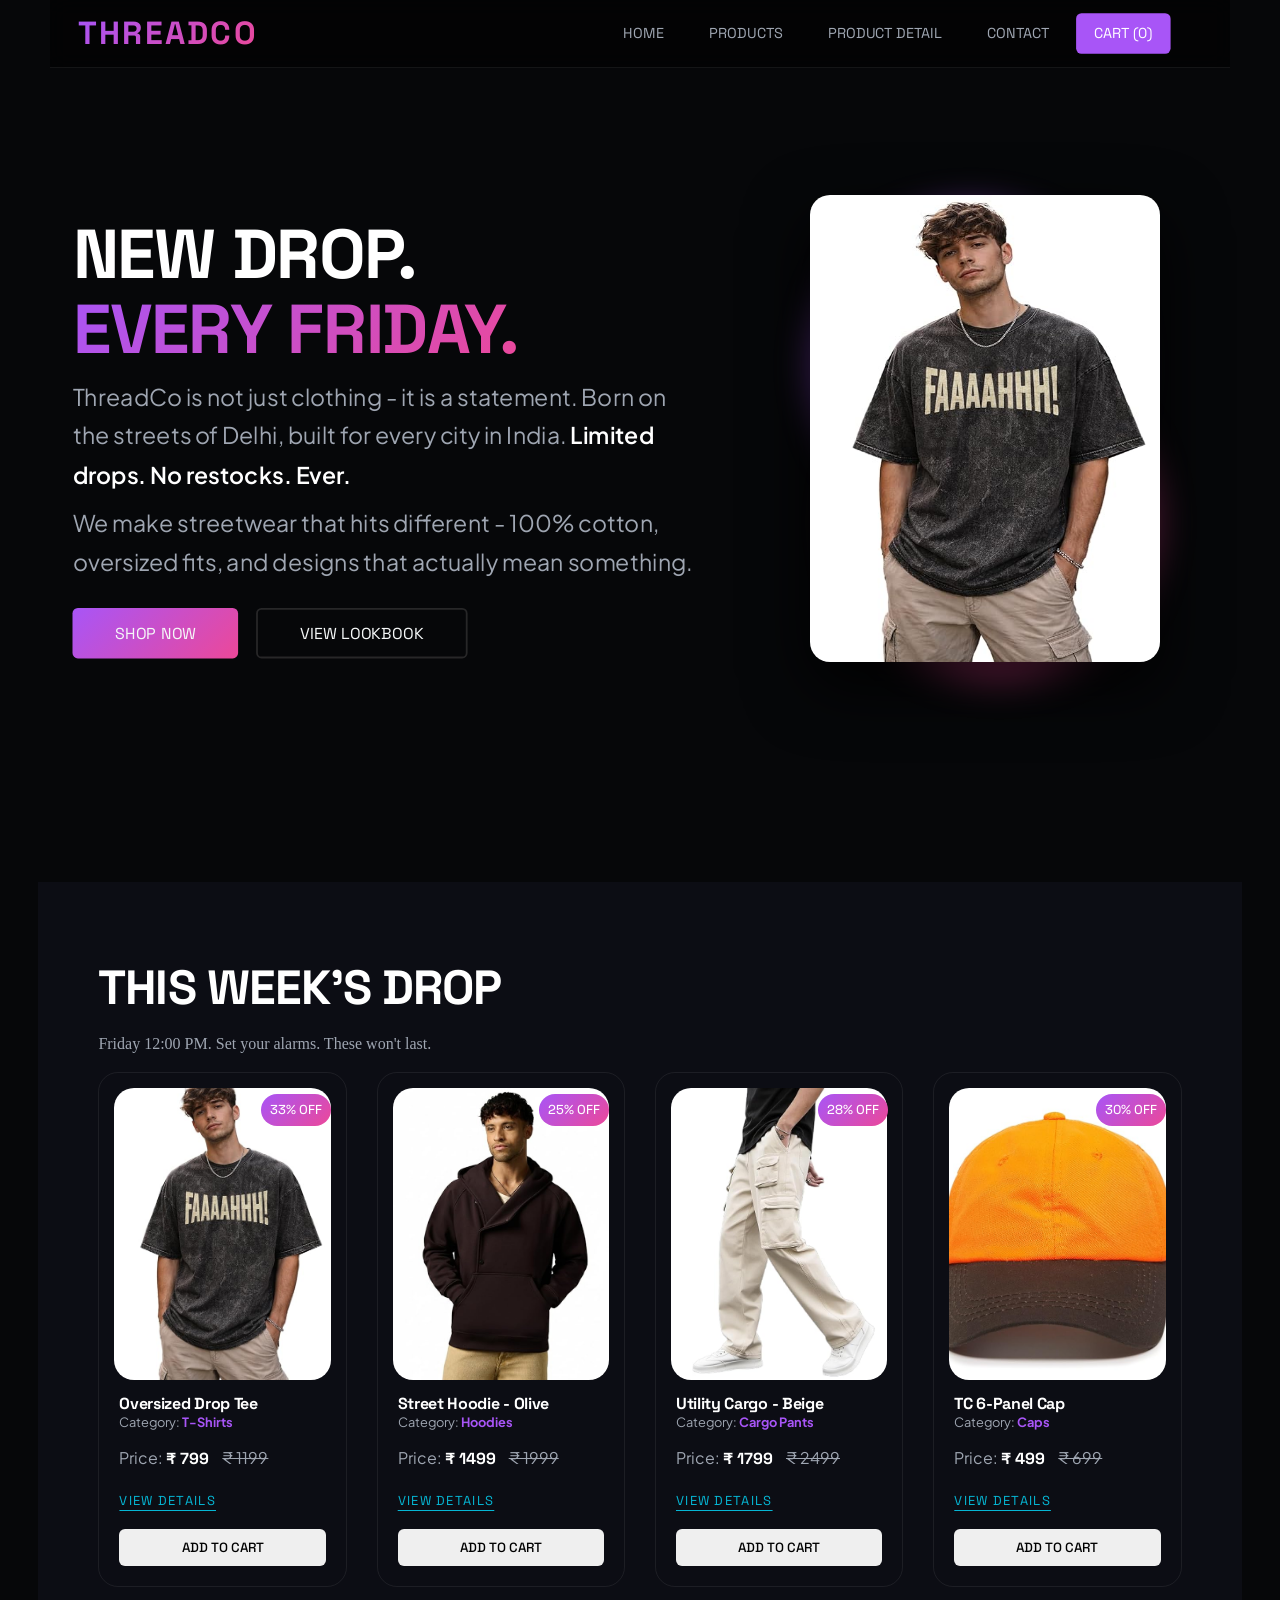
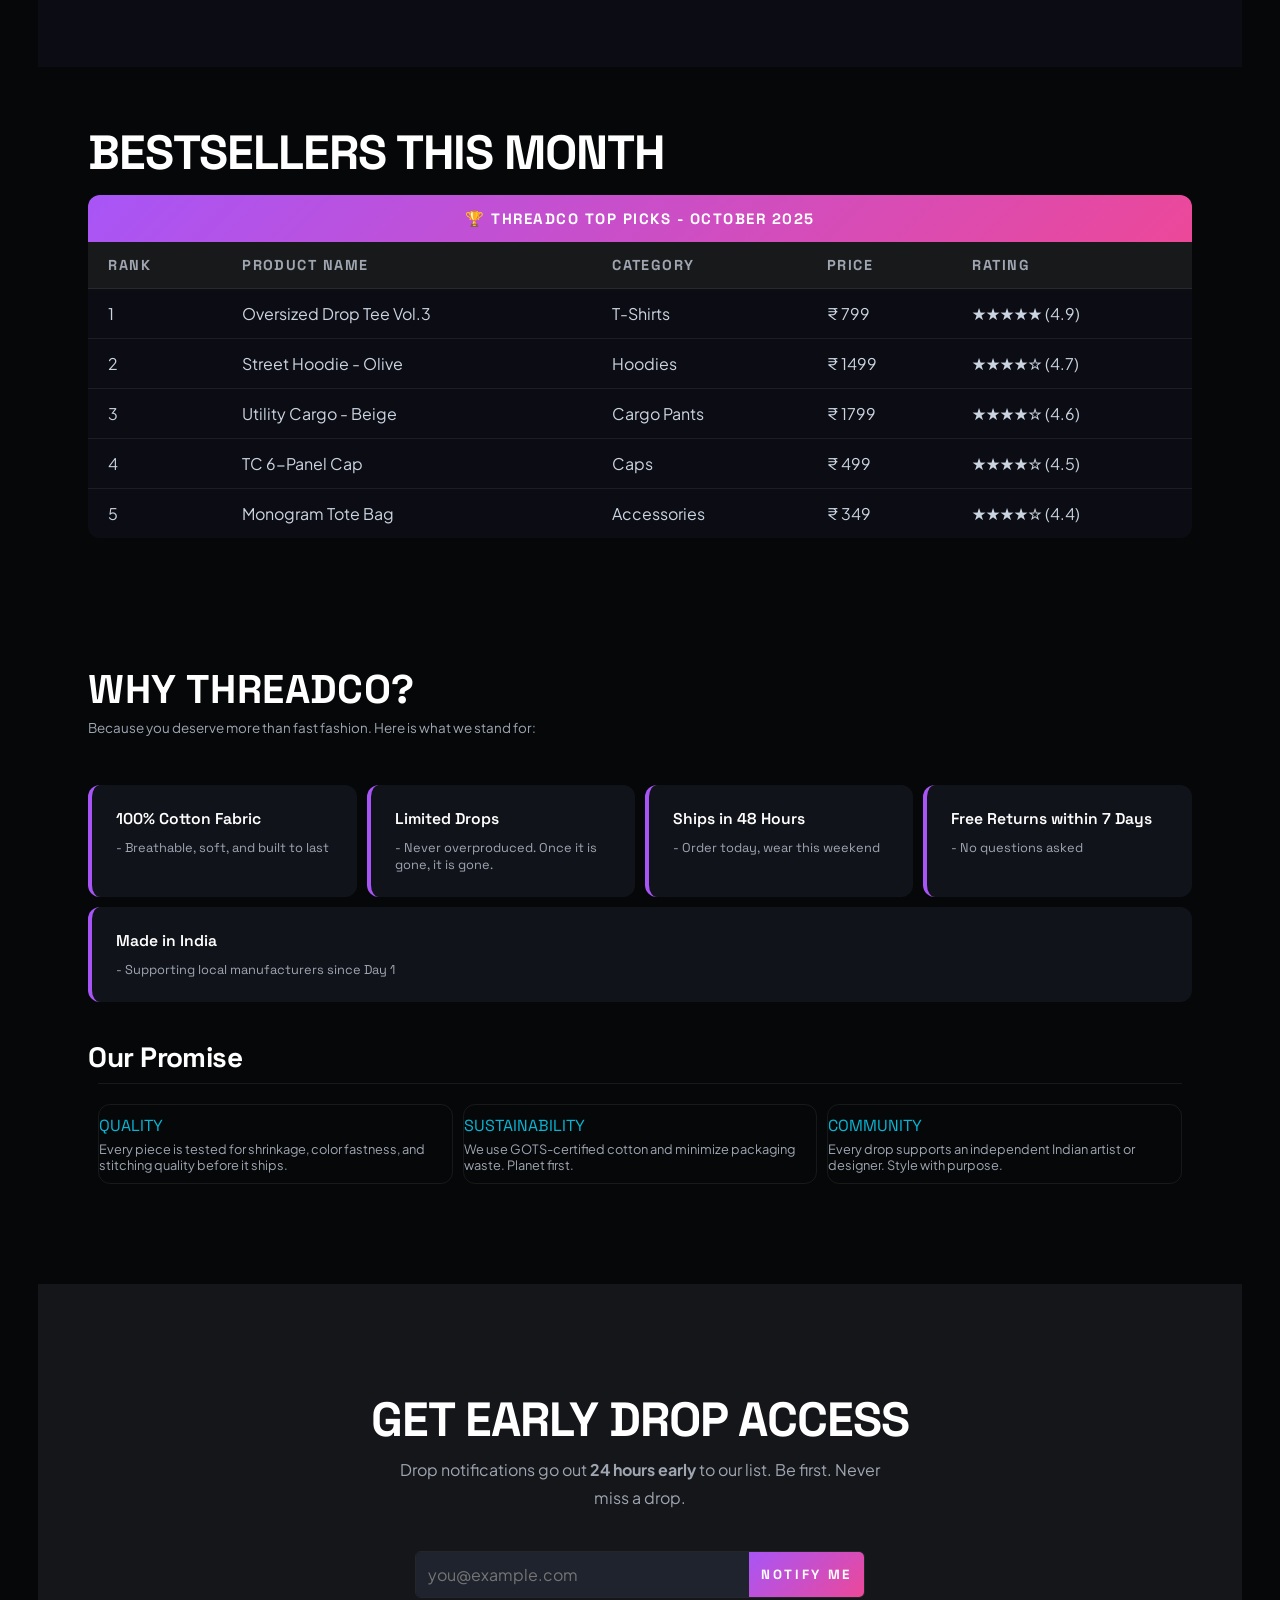
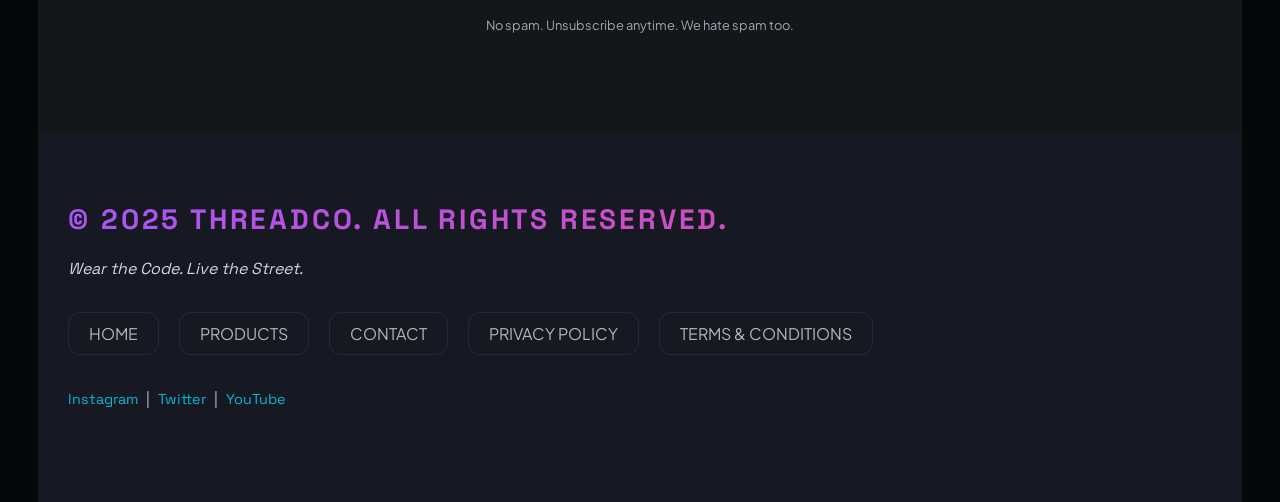
<file: index.html>
<!doctype html>
<html lang="en">
  <head>
    <meta charset="UTF-8" />
    <meta name="viewport" content="width=device-width, initial-scale=1.0" />
    <title>ThreadCo - Wear the Code. Live the Street</title>
    <link rel="stylesheet" href="style.css" />
  </head>

  <body>
    <header>
      <h1>ThreadCo</h1>
      <!-- <p><em>Wear the Code. Live the Street.</em></p> -->
      <nav>
        <ul type="disc">
          <li><a href="index.html">Home</a></li>
          <li><a href="products.html">Products</a></li>
          <li><a href="product_detail.html">Product Detail</a></li>
          <li><a href="contact.html">Contact</a></li>
          <li><a href="">Cart (0)</a></li>
        </ul>
      </nav>
    </header>

    <main>
      <!-- <hr> making horizontal line -->
      <section id="hero">
        <div class="lefthero">
          <h2>
            New Drop. <br />
            <span id="gradient-text">Every Friday.</span>
          </h2>
          <p>
            ThreadCo is not just clothing - it is a statement. Born on the
            streets of Delhi, built for every city in India.
            <strong>Limited drops. No restocks. Ever.</strong>
          </p>
          <p>
            We make streetwear that hits different - 100% cotton, oversized
            fits, and designs that actually mean something.
          </p>
          <div id="cta">
            <a href="" class="btn1">Shop Now</a>
            <a href="" class="btn2">View Lookbook</a>
          </div>
        </div>

        <div class="righthero">
          <div class="glow ob1"></div>
          <div class="glow ob2"></div>
          <div class="right-hero-img">
            <img src="image/product 1.jpg" alt="" />
          </div>
        </div>
      </section>

      <section id="week-drop">
        <h2>This Week's Drop</h2>
        <p>Friday 12:00 PM. Set your alarms. These won't last.</p>
        <div class="items">
          <article>
            <figure>
              <img src="image/product 1.jpg" alt="" />
              <figcaption>Oversized Drop Tee Vol.3</figcaption>
            </figure>
            <h3>Oversized Drop Tee</h3>
            <p>Category: <span>T-Shirts</span></p>
            <p>Price: <b>&#8377; 799</b> <strike>&#8377; 1199</strike></p>
            <p><mark>33% OFF</mark></p>
            <a href="">View Details</a>
            <button type="button">Add to cart</button>
          </article>

          <article>
            <figure>
              <img src="image/product 2.jpg" alt="" />
              <figcaption>Street Hoodie - Olive</figcaption>
            </figure>
            <h3>Street Hoodie - Olive</h3>
            <p>Category: <span>Hoodies</span></p>
            <p>Price: <b>&#8377; 1499</b> <strike>&#8377; 1999</strike></p>
            <p><mark>25% OFF</mark></p>
            <a href="">View Details</a>
            <button type="button">Add to cart</button>
          </article>

          <article>
            <figure>
              <img src="image/product 3.jpg" alt="" />
              <figcaption>Utility Cargo - Beige</figcaption>
            </figure>
            <h3>Utility Cargo - Beige</h3>
            <p>Category: <span>Cargo Pants</span></p>
            <p>Price: <b>&#8377; 1799</b> <strike>&#8377; 2499</strike></p>
            <p><mark>28% OFF</mark></p>
            <a href="">View Details</a>
            <button type="button">Add to cart</button>
          </article>

          <article>
            <figure>
              <img src="image/product 4.jpg" alt="" />
              <figcaption>TC 6-Panel Cap</figcaption>
            </figure>
            <h3>TC 6-Panel Cap</h3>
            <p>Category: <span>Caps</span></p>
            <p>Price: <b>&#8377; 499</b> <strike>&#8377; 699</strike></p>
            <p><mark>30% OFF</mark></p>
            <a href="">View Details</a>
            <button type="button">Add to cart</button>
          </article>
        </div>
      </section>

      <section id="bestsellers" class="best">
        <h2>Bestsellers This Month</h2>
        <div class="table-scroll">
          <table>
            <tr>
              <th colspan="5">&#127942; ThreadCo Top Picks - October 2025</th>
            </tr>

            <tr>
              <th>Rank</th>
              <th>Product Name</th>
              <th>Category</th>
              <th>Price</th>
              <th>Rating</th>
            </tr>

            <tr>
              <td>1</td>
              <td>Oversized Drop Tee Vol.3</td>
              <td>T-Shirts</td>
              <td>&#8377; 799</td>
              <td>&#9733;&#9733;&#9733;&#9733;&#9733; (4.9)</td>
            </tr>

            <tr>
              <td>2</td>
              <td>Street Hoodie - Olive</td>
              <td>Hoodies</td>
              <td>&#8377; 1499</td>
              <td>&#9733;&#9733;&#9733;&#9733;&#9734; (4.7)</td>
            </tr>

            <tr>
              <td>3</td>
              <td>Utility Cargo - Beige</td>
              <td>Cargo Pants</td>
              <td>&#8377; 1799</td>
              <td>&#9733;&#9733;&#9733;&#9733;&#9734; (4.6)</td>
            </tr>

            <tr>
              <td>4</td>
              <td>TC 6-Panel Cap</td>
              <td>Caps</td>
              <td>&#8377; 499</td>
              <td>&#9733;&#9733;&#9733;&#9733;&#9734; (4.5)</td>
            </tr>

            <tr>
              <td>5</td>
              <td>Monogram Tote Bag</td>
              <td>Accessories</td>
              <td>&#8377; 349</td>
              <td>&#9733;&#9733;&#9733;&#9733;&#9734; (4.4)</td>
            </tr>
          </table>
        </div>
      </section>

      <section id="whythreadco">
        <h2>Why ThreadCo?</h2>
        <p>
          Because you deserve more than fast fashion. Here is what we stand for:
        </p>
        <ul type="disc">
          <li>
            <strong>100% Cotton Fabric</strong> - Breathable, soft, and built to
            last
          </li>
          <li>
            <strong>Limited Drops</strong> - Never overproduced. Once it is
            gone, it is gone.
          </li>
          <li>
            <strong>Ships in 48 Hours</strong> - Order today, wear this weekend
          </li>
          <li>
            <strong>Free Returns within 7 Days</strong> - No questions asked
          </li>
          <li>
            <strong>Made in India</strong> - Supporting local manufacturers
            since Day 1
          </li>
        </ul>

        <h3>Our Promise</h3>
        <dl>
          <section>
            <dt>Quality</dt>
            <dd>
              Every piece is tested for shrinkage, color fastness, and stitching
              quality before it ships.
            </dd>
          </section>

          <section>
            <dt>Sustainability</dt>
            <dd>
              We use GOTS-certified cotton and minimize packaging waste. Planet
              first.
            </dd>
          </section>

          <section>
            <dt>Community</dt>
            <dd>
              Every drop supports an independent Indian artist or designer.
              Style with purpose.
            </dd>
          </section>
        </dl>
      </section>

      <section id="getearly">
        <h2>Get Early Drop Access</h2>
        <p>
          Drop notifications go out <b>24 hours early</b> to our list. Be first.
          Never miss a drop.
        </p>
        <div class="form-button">
          <form action="">
            <label for="email"></label>
            <input type="email" id="email" placeholder="you@example.com" />
            <button>Notify me</button>
          </form>
        </div>
        <br />
        <small>No spam. Unsubscribe anytime. We hate spam too.</small>
      </section>
    </main>

    <footer>
      <h3>&copy; 2025 ThreadCo. All rights reserved.</h3>
      <p><em>Wear the Code. Live the Street.</em></p>
      <nav>
        <ul type="disc">
          <li><a href="">Home</a></li>
          <li><a href="">products</a></li>
          <li><a href="">Contact</a></li>
          <li><a href="">Privacy Policy</a></li>
          <li><a href="">Terms & Conditions</a></li>
        </ul>
      </nav>
      <p>
        <a href="">Instagram</a>&nbsp; | &nbsp;<a href="">Twitter</a>&nbsp; |
        &nbsp;<a href="">YouTube</a>
      </p>
    </footer>
  </body>
</html>
</file>
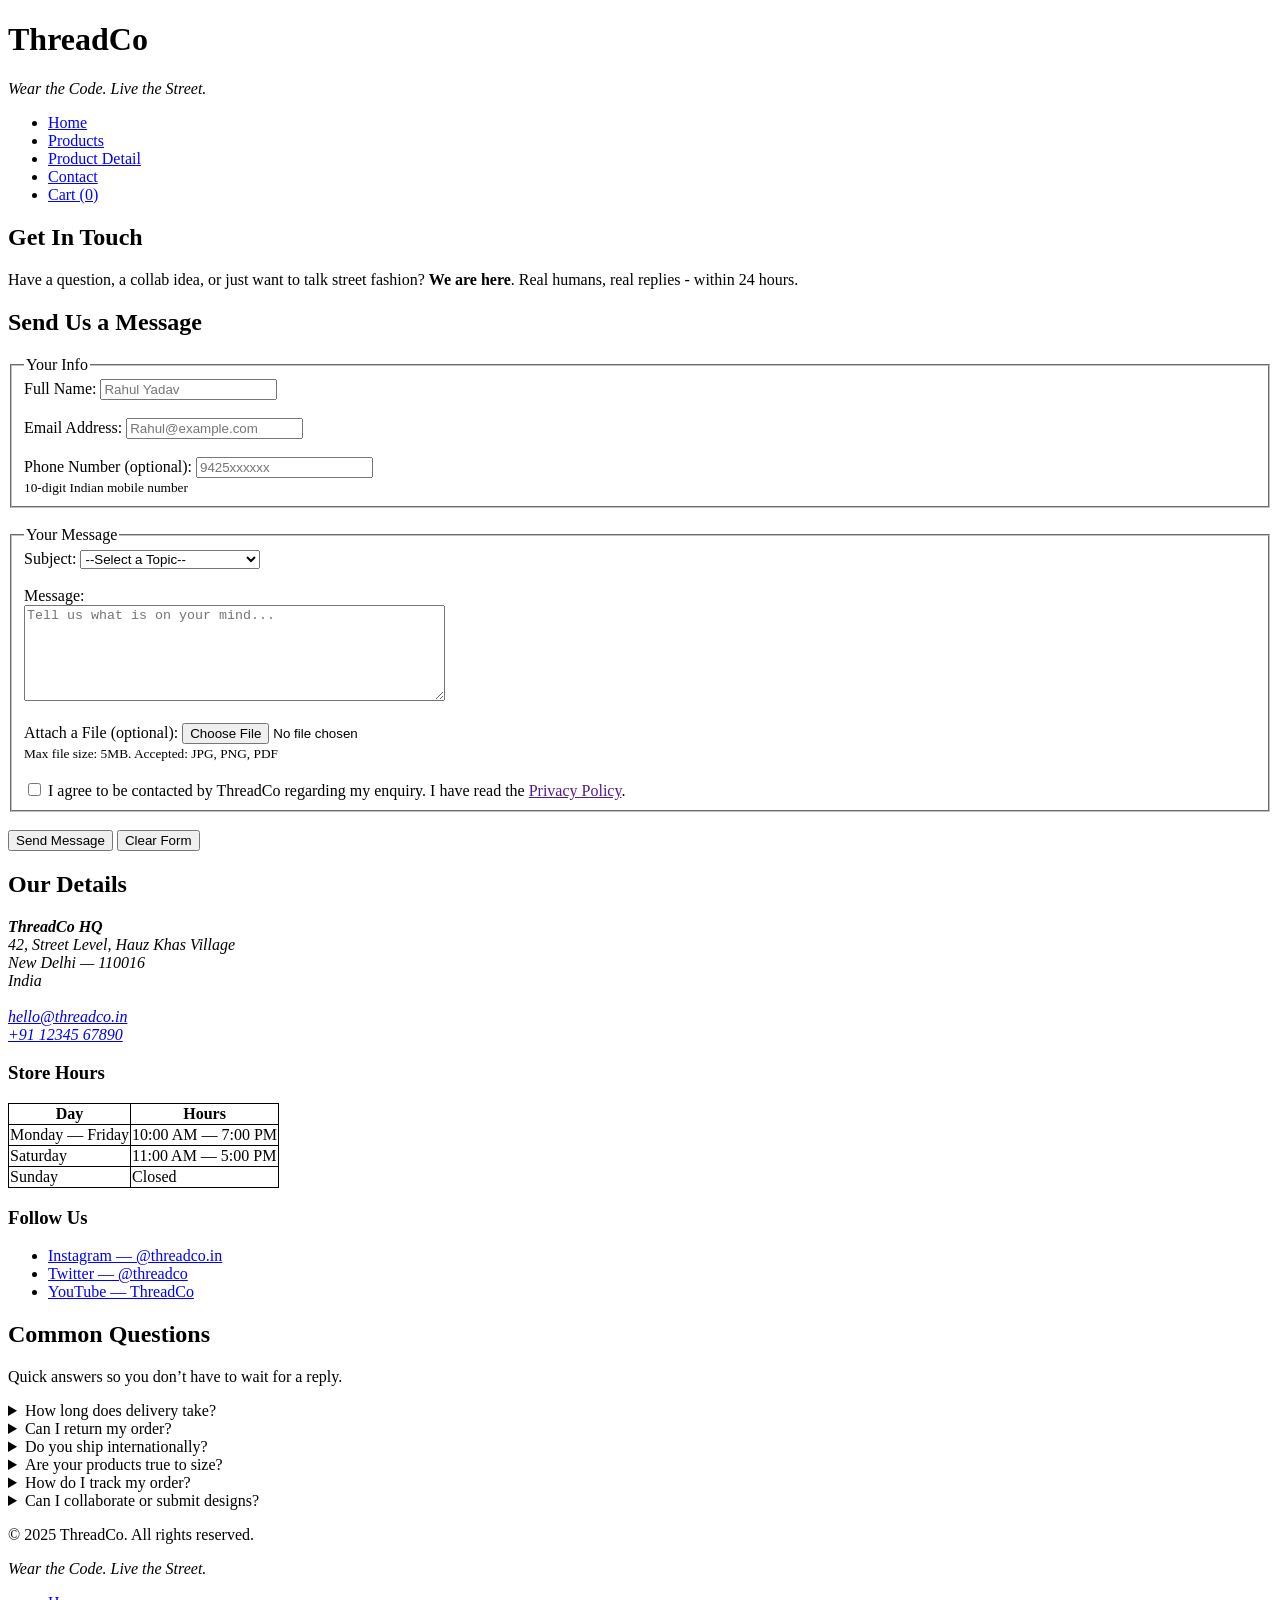
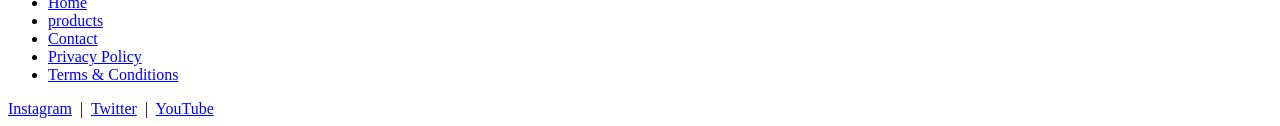
<file: contact.html>
<!DOCTYPE html>
<html lang="en">
<head>
    <meta charset="UTF-8">
    <meta name="viewport" content="width=device-width, initial-scale=1.0">
    <title>contact</title>
    <style>
        table,th,td,tr{
            border: 1px solid black;
            border-collapse: collapse;
        }
    </style>
</head>
<body>
    
    <header>
      <h1>ThreadCo</h1>
      <p><em>Wear the Code. Live the Street.</em></p>
      <nav>
        <ul type="disc">
          <li><a href="index.html" style="color: blue">Home</a></li>
          <li><a href="products.html" style="color: blue">Products</a></li>
          <li><a href="product_detail.html" style="color: blue">Product Detail</a></li>
          <li><a href="contact.html" style="color: blue">Contact</a></li>
          <li><a href="" style="color: blue">Cart (0)</a></li>
        </ul>
      </nav>
    </header>

    <main>
        <section>
            <h2>Get In Touch</h2>
            <p>Have a question, a collab idea, or just want to talk street fashion? <b>We are here</b>. Real humans, real replies - within 24 hours.</p>
        </section>

        <section>
            <h2>Send Us a Message</h2>
            <form action="">
               <fieldset>
                <legend>Your Info</legend>
                <label for="name">Full Name:</label>
                <input type="text"  id="name" placeholder="Rahul Yadav">
                <br><br>
                <label for="email">Email Address:</label>
                <input type="email"  id="email" placeholder="Rahul@example.com">
                <br><br>
                <label for="number">Phone Number (optional):</label>
                <input type="number"  id="number" placeholder="9425xxxxxx">
                <br>
                <small>10-digit Indian mobile number</small>
               </fieldset>
            </form>
            <br>
            <form action="">
                <fieldset>
                    <legend>Your Message</legend>
                    <label for="topic">Subject:</label>
                    <select name="topic" id="topic">
                        <option value="">--Select a Topic--</option>
                        <option value="">Order Issue</option>
                        <option value="">Return / Refund</option>
                        <option value="">Collaboration / Partnership</option>
                        <option value="">Wholesale Enquiry</option>
                        <option value="">General Query</option>
                    </select>
                    <br><br>
                    <label for="Message">Message:</label>
                    <br>
                    <textarea name="Message" id="Message" rows="6" cols="50" placeholder="Tell us what is on your mind..."></textarea>
                    <br><br>
                    <label for="file">Attach a File (optional): </label>
                    <input type="file" name="file" id="file">
                    <br>
                    <small>Max file size: 5MB. Accepted: JPG, PNG, PDF</small>
                    <br><br>
                    <input type="checkbox"  id="check">
                    <label for="check"> I agree to be contacted by ThreadCo regarding my enquiry. I have read the <a href="">Privacy Policy</a>.</label>

                </fieldset>
                <br>
                <button>Send Message</button>
                <button>Clear Form</button>
            </form>
        </section>

        <section>
            <h2>Our Details</h2>
            <address>
                <strong>ThreadCo HQ</strong> <br>
                42, Street Level, Hauz Khas Village <br>
                New Delhi — 110016 <br>
                India 
                <br><br>
                <a href="mailto:hello@threadco.in">hello@threadco.in</a>
                <br>
                <a href="tel:+9112345 67890">+91 12345 67890</a>
            </address>

            <h3>Store Hours</h3>
            <table>
                <tr>
                    <th>Day</th>
                    <th>Hours</th>
                </tr>
                <tr>
                    <td>Monday — Friday</td>
                    <td>10:00 AM — 7:00 PM</td>
                </tr>
                <tr>
                    <td>Saturday</td>
                    <td>11:00 AM — 5:00 PM</td>
                </tr>
                <tr>
                    <td>Sunday</td>
                    <td>Closed</td>
                </tr>
            </table>

            <h3>Follow Us</h3>
            <ul type="disc">
                <li><a href="" style="color: blue;">Instagram — @threadco.in</a></li>
                <li> <a href="" style="color: blue;">Twitter — @threadco</a></li>
                <li><a href="" style="color: blue;">YouTube — ThreadCo</a></li>
            </ul>
        </section>

        <section>
            <h2>Common Questions</h2>
            <p>Quick answers so you don’t have to wait for a reply.</p>
            
            <!--deatails inside summary as heading and inside heading want tos show something so write in p tag here it use to hide something in heading line-->
            <details>
                <summary>How long does delivery take?</summary>
                <p>We ship within 48 hours of order confirmation. Standard delivery takes 3—5 business days across India. Express delivery (1—2 days) is available at checkout for select pin codes.</p>
            </details>

            <details>
                <summary>Can I return my order?</summary>
                <p>Yes! We offer free returns within 7 days of delivery. The item must be unworn, unwashed, and in its original packaging with all tags attached. Initiate your return from the Orders section of your account.</p>
            </details>

            <details>
                <summary>Do you ship internationally?</summary>
                <p>Not yet — but we’re working on it. International shipping is planned for early 2026. Sign up for our newsletter to get notified first.</p>
            </details>

            <details>
                <summary>Are your products true to size?</summary>
                <p>ThreadCo tees and hoodies are oversized by design. If you prefer a more fitted look, we recommend sizing down. Check the <a href="product_detail.html#sizeguide">Size Guide</a> on any product page for exact measurements.</p>
            </details>

            <details>
                <summary>How do I track my order?</summary>
                <p>Once your order ships, you will receive a tracking link via SMS and email. You can also track your order by entering your order ID on our <a href="">Order Tracking page</a>.</p>
            </details>

            <details>
                <summary>Can I collaborate or submit designs?</summary>
                <p>Absolutely. ThreadCo works with independent Indian artists on every drop. If you have a design concept or want to collab, reach out via the form above and select <b>“Collaboration / Partnership”</b> as the subject. We read every single message.</p>
            </details>
        </section>
    </main>

    <footer>
      <p>&copy; 2025 ThreadCo. All rights reserved.</p>
      <p><em>Wear the Code. Live the Street.</em></p>
      <nav>
        <ul type="disc">
          <li><a href="" style="color: blue">Home</a></li>
          <li><a href="" style="color: blue">products</a></li>
          <li><a href="" style="color: blue">Contact</a></li>
          <li><a href="" style="color: blue">Privacy Policy</a></li>
          <li><a href="" style="color: blue">Terms & Conditions</a></li>
        </ul>
      </nav>
      <a href="" style="color: blue">Instagram</a>&nbsp; | &nbsp;<a
        href=""
        style="color: blue"
        >Twitter</a
      >&nbsp; | &nbsp;<a href="" style="color: blue">YouTube</a>
    </footer>

</body>
</html>
</file>
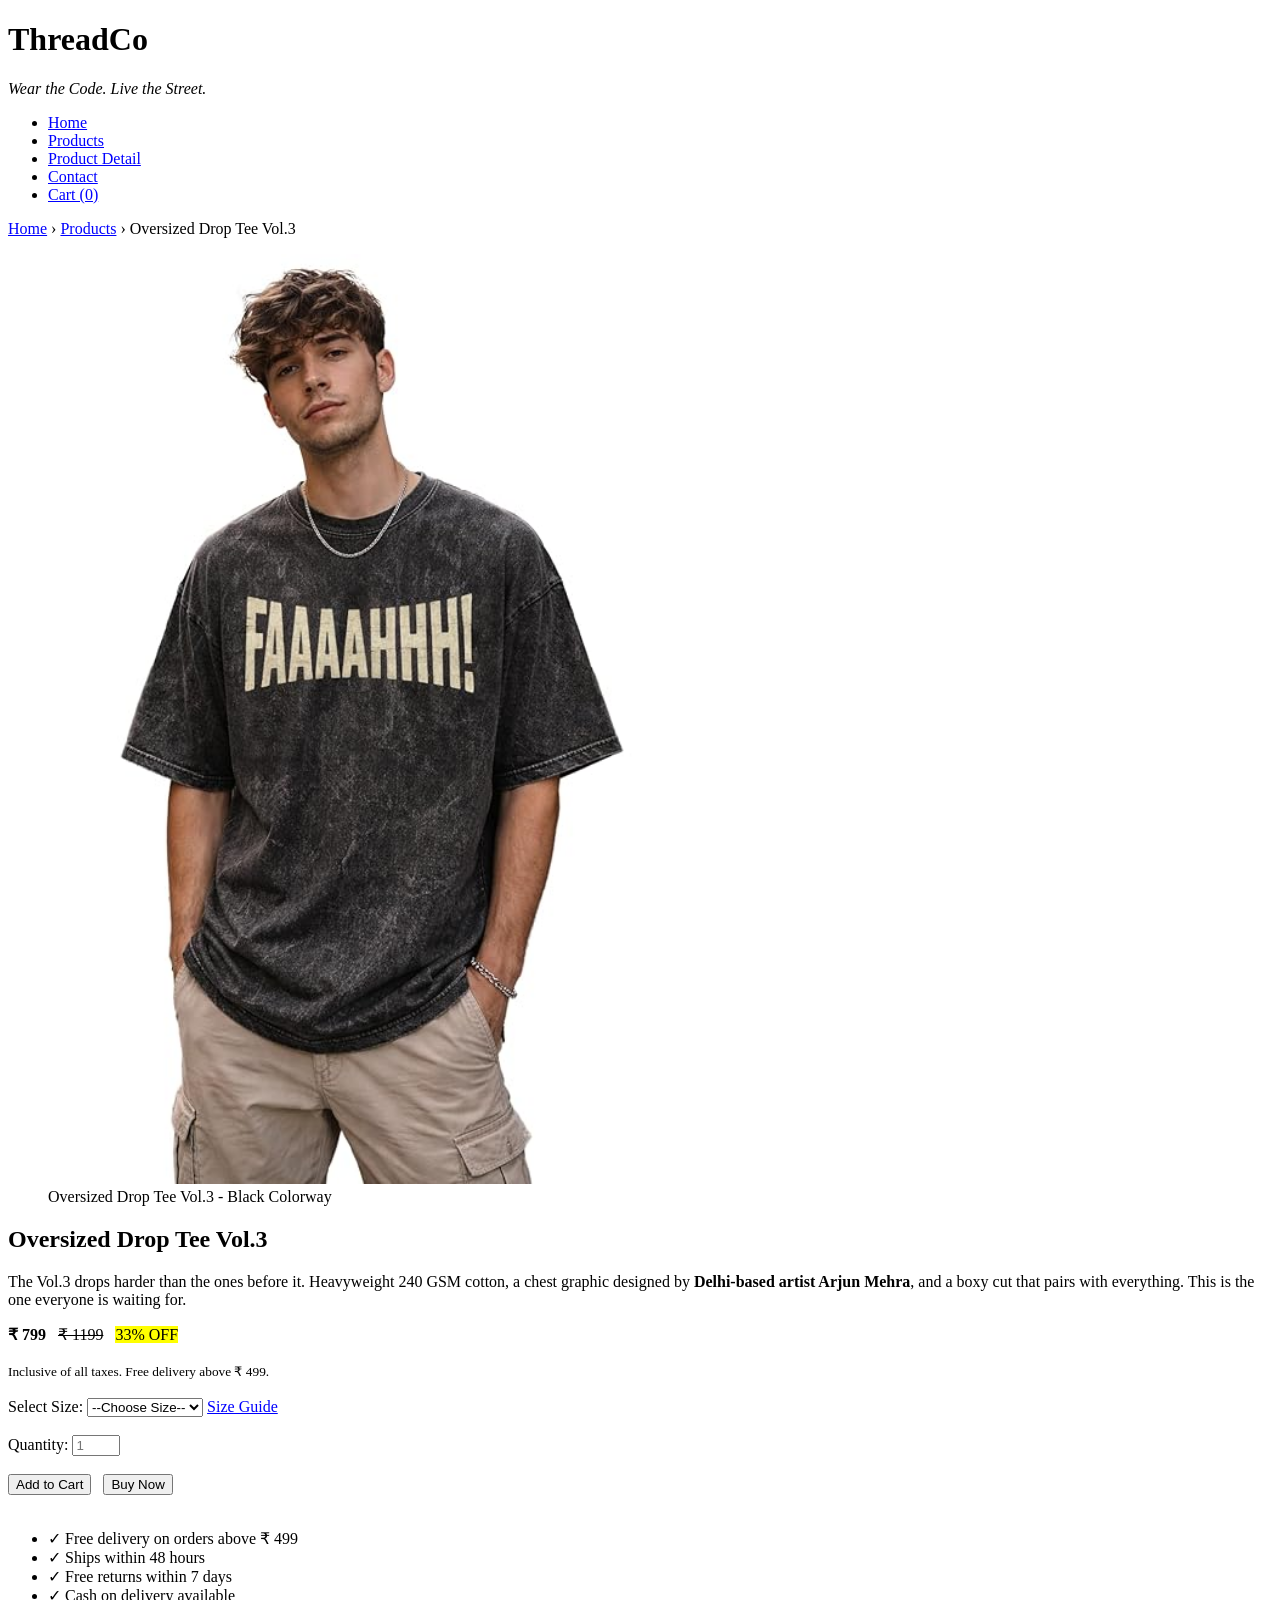
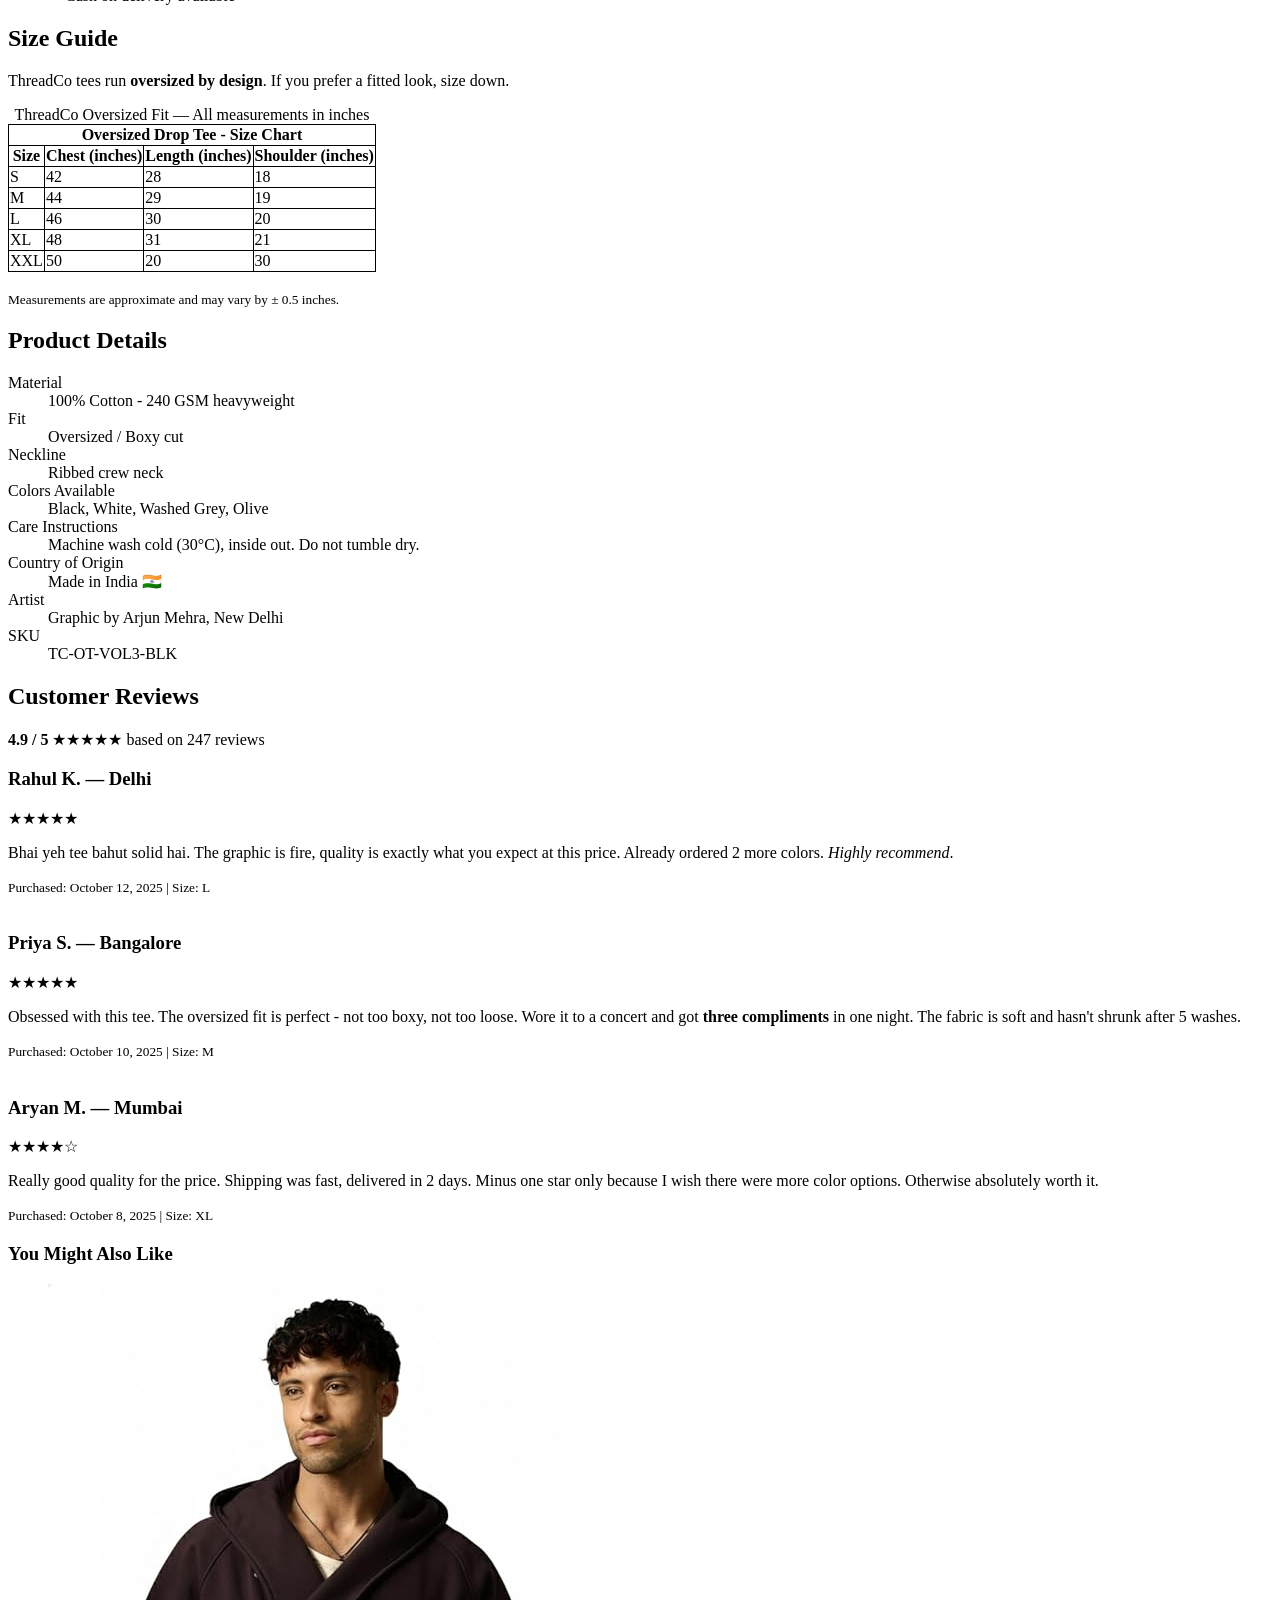
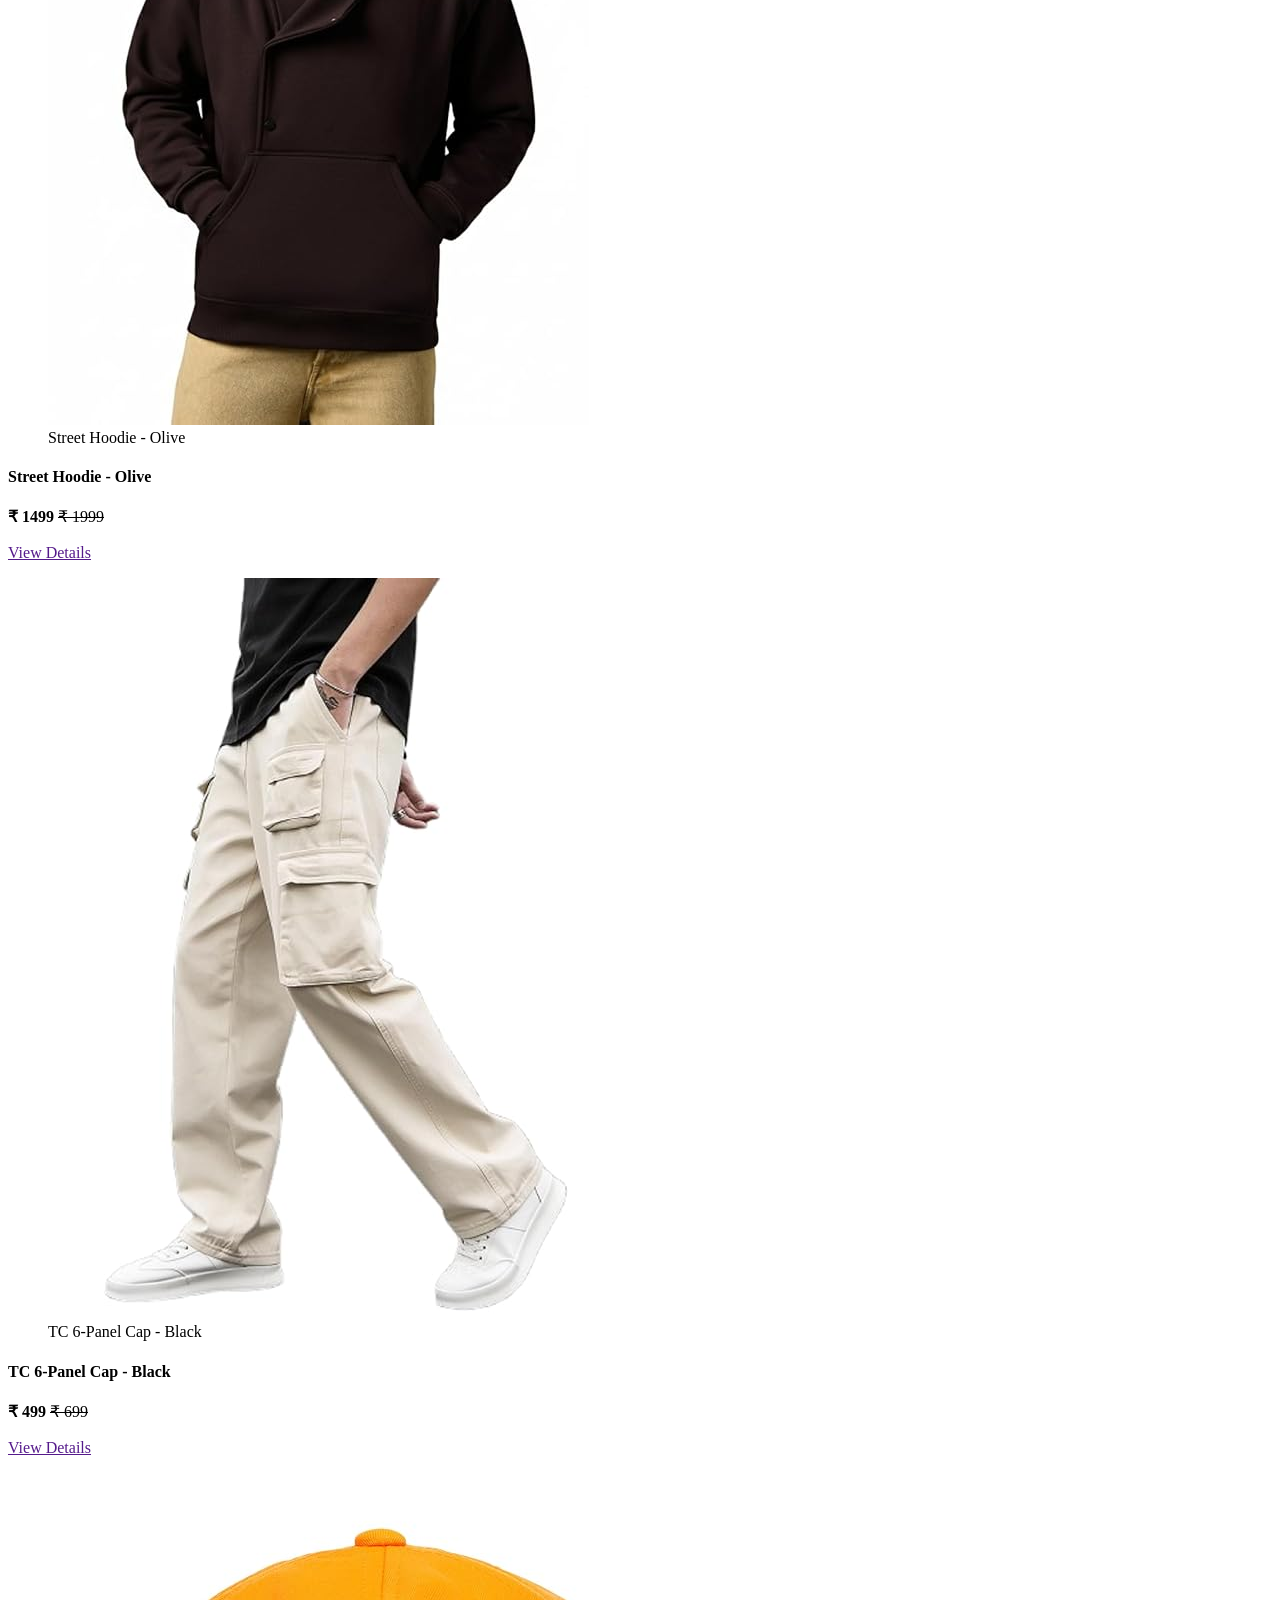
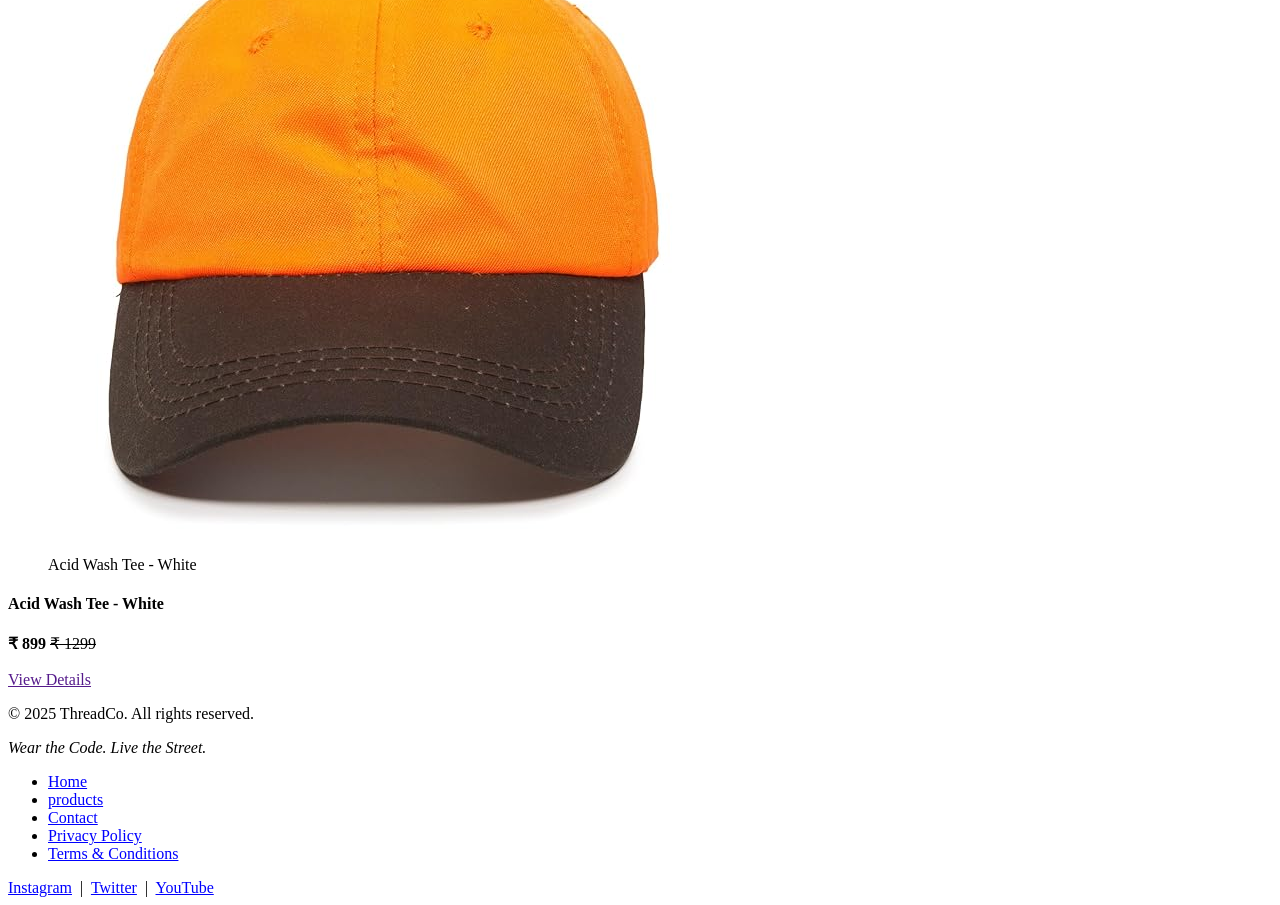
<file: product_detail.html>
<!DOCTYPE html>
<html lang="en">
<head>
    <meta charset="UTF-8">
    <meta name="viewport" content="width=device-width, initial-scale=1.0">
    <title>product detail</title>
    <style>
        table,th,td,tr{
            border: 1px solid black;
            border-collapse: collapse;
        }
    </style>
</head>
<body>
    
    <header>
      <h1>ThreadCo</h1>
      <p><em>Wear the Code. Live the Street.</em></p>
      <nav>
        <ul type="disc">
          <li><a href="index.html" style="color: blue">Home</a></li>
          <li><a href="products.html" style="color: blue">Products</a></li>
          <li><a href="product_detail.html" style="color: blue">Product Detail</a></li>
          <li><a href="contact.html" style="color: blue">Contact</a></li>
          <li><a href="" style="color: blue">Cart (0)</a></li>
        </ul>
      </nav>
    </header>

    <main>
        <article>
            <section>
                <a href="index.html" style="color: blue;">Home</a> &rsaquo; <a href="products.html" style="color: blue;">Products</a> &rsaquo;
                <span>Oversized Drop Tee Vol.3</span>
                <br>
                <figure>
                    <img src="image/product 1.jpg" alt="" width="600px" height="930px">
                    <figcaption>Oversized Drop Tee Vol.3 - Black Colorway</figcaption>
                </figure>
            </section>
             
            <section>
            <h2>Oversized Drop Tee Vol.3</h2>
            <p>The Vol.3 drops harder than the ones before it. Heavyweight 240 GSM cotton, a chest graphic designed by <b>Delhi-based artist Arjun Mehra</b>, and a boxy cut that pairs with everything. This is the one everyone is waiting for.</p>
            <b>&#8377; 799</b> &nbsp; <s>&#8377; 1199</s> &nbsp; <mark>33% OFF</mark>
            <br><br>
            <small>Inclusive of all taxes. Free delivery above &#8377; 499.</small>
            <br><br>
            <label for="size">Select Size:</label>
            <select name="size" id="size">
                <option value="">--Choose Size--</option>
                <option value="">S</option>
                <option value="">M</option>
                <option value="">L</option>
                <option value="">XL</option>
                <option value="">XXL</option>
            </select>
            <a href="#sizeguide" style="color: blue;">Size Guide</a>
            <br><br>
            <label for="quantity">Quantity: </label>
            <input type="number"  id="quantity" min="1" placeholder="1" max="20">
            <br><br>
            <button>Add to Cart</button> &nbsp; <button>Buy Now</button>
            <br><br>
            <ul type="disc">
                <li>&check; Free delivery on orders above &#8377;  499</li>
                <li>&check; Ships within 48 hours</li>
                <li>&check; Free returns within 7 days</li>
                <li>&check; Cash on delivery available</li>
            </ul>
            </section>
            
            <section>
            <h2 id="sizeguide">Size Guide</h2>
            <p>ThreadCo tees run <b>oversized by design</b>. If you prefer a fitted look, size down.</p>
            <table>
                <tr>
                    <th colspan="4">Oversized Drop Tee - Size Chart</th>
                </tr>
                <tr>
                    <tH>Size</tH>
                    <tH>Chest (inches)</tH>
                    <tH>Length (inches)</tH>
                    <tH>Shoulder (inches)</tH>
                </tr>
                <tr>
                    <td>S</td>
                    <td>42</td>
                    <td>28</td>
                    <td>18</td>
                </tr>
                <tr>
                    <td>M</td>
                    <td>44</td>
                    <td>29</td>
                    <td>19</td>
                </tr>
                <tr>
                    <td>L</td>
                    <td>46</td>
                    <td>30</td>
                    <td>20</td>
                </tr>
                <tr>
                    <td>XL</td>
                    <td>48</td>
                    <td>31</td>
                    <td>21</td>
                </tr>
                <tr>
                    <td>XXL</td>
                    <td>50</td>
                    <td>20</td>
                    <td>30</td>
                </tr>
                <caption>ThreadCo Oversized Fit — All measurements in inches</caption>
            </table>
            <br>
            <small>Measurements are approximate and may vary by ± 0.5 inches.</small>
            <h2>Product Details</h2>
            <dl>
                <dt>Material
                    <dd>100% Cotton - 240 GSM heavyweight</dd>
                </dt>
                <dt>Fit
                    <dd>Oversized / Boxy cut</dd>
                </dt>
                <dt>Neckline
                    <dd>Ribbed crew neck</dd>
                </dt>
                <dt>Colors Available
                    <dd>Black, White, Washed Grey, Olive</dd>
                </dt>
                <dt>Care Instructions
                    <dd>Machine wash cold (30°C), inside out. Do not tumble dry.</dd>
                </dt>
                <dt>Country of Origin
                    <dd>Made in India 🇮🇳</dd>
                </dt>
                <dt>Artist
                    <dd>Graphic by Arjun Mehra, New Delhi</dd>
                </dt>
                <dt>SKU
                    <dd>TC-OT-VOL3-BLK</dd>
                </dt>
            </dl>
            </section>

            <section>
                <h2>Customer Reviews</h2>
                <p><b>4.9 / 5</b> &#9733;&#9733;&#9733;&#9733;&#9733; based on 247 reviews</p>
                <h3>Rahul K. — Delhi</h3>
                <p>&#9733;&#9733;&#9733;&#9733;&#9733;</p>
                <p>Bhai yeh tee bahut solid hai. The graphic is fire, quality is exactly what you expect at this price. Already ordered 2 more colors. <em>Highly recommend</em>.</p>
                <small>Purchased: October 12, 2025  |  Size: L</small>
                <br><br>
                <h3>Priya S. — Bangalore</h3>
                <p>&#9733;&#9733;&#9733;&#9733;&#9733;</p>
                <p>Obsessed with this tee. The oversized fit is perfect - not too boxy, not too loose. Wore it to a concert and got <b>three compliments</b> in one night. The fabric is soft and hasn't shrunk after 5 washes.</p>
                <small>Purchased: October 10, 2025  |  Size: M</small>
                <br><br>
                <h3>Aryan M. — Mumbai</h3>
                <p>&#9733;&#9733;&#9733;&#9733;&#9734;</p>
                <p>Really good quality for the price. Shipping was fast, delivered in 2 days. Minus one star only because I wish there were more color options. Otherwise absolutely worth it.</p>
                <small>Purchased: October 8, 2025  |  Size: XL</small>
                <br>
                <h3>You Might Also Like</h3>
            </section>
            
            <section>
                <figure>
                    <img src="image/product 2.jpg" alt="">
                    <figcaption>Street Hoodie - Olive</figcaption>
                </figure>
                <h4>Street Hoodie - Olive</h4>
                <b>&#8377; 1499</b> <s>&#8377; 1999</s>
                <br><br>
                <a href="">View Details</a>

                <figure>
                    <img src="image/product 3.jpg" alt="">
                    <figcaption>TC 6-Panel Cap - Black</figcaption>
                </figure>
                <h4>TC 6-Panel Cap - Black</h4>
                <b>&#8377; 499</b> <s>&#8377; 699</s>
                <br><br>
                <a href="">View Details</a>

                <figure>
                    <img src="image/product 4.jpg" alt="">
                    <figcaption>Acid Wash Tee - White</figcaption>
                </figure>
                <h4>Acid Wash Tee - White</h4>
                <b>&#8377; 899</b> <s>&#8377; 1299</s>
                <br><br>
                <a href="">View Details</a>

            </section>
        </article>
    </main>

      <footer>
      <p>&copy; 2025 ThreadCo. All rights reserved.</p>
      <p><em>Wear the Code. Live the Street.</em></p>
      <nav>
        <ul type="disc">
          <li><a href="" style="color: blue">Home</a></li>
          <li><a href="" style="color: blue">products</a></li>
          <li><a href="" style="color: blue">Contact</a></li>
          <li><a href="" style="color: blue">Privacy Policy</a></li>
          <li><a href="" style="color: blue">Terms & Conditions</a></li>
        </ul>
      </nav>
      <a href="" style="color: blue">Instagram</a>&nbsp; | &nbsp;<a
        href=""
        style="color: blue"
        >Twitter</a
      >&nbsp; | &nbsp;<a href="" style="color: blue">YouTube</a>
    </footer>
</body>
</html>
</file>
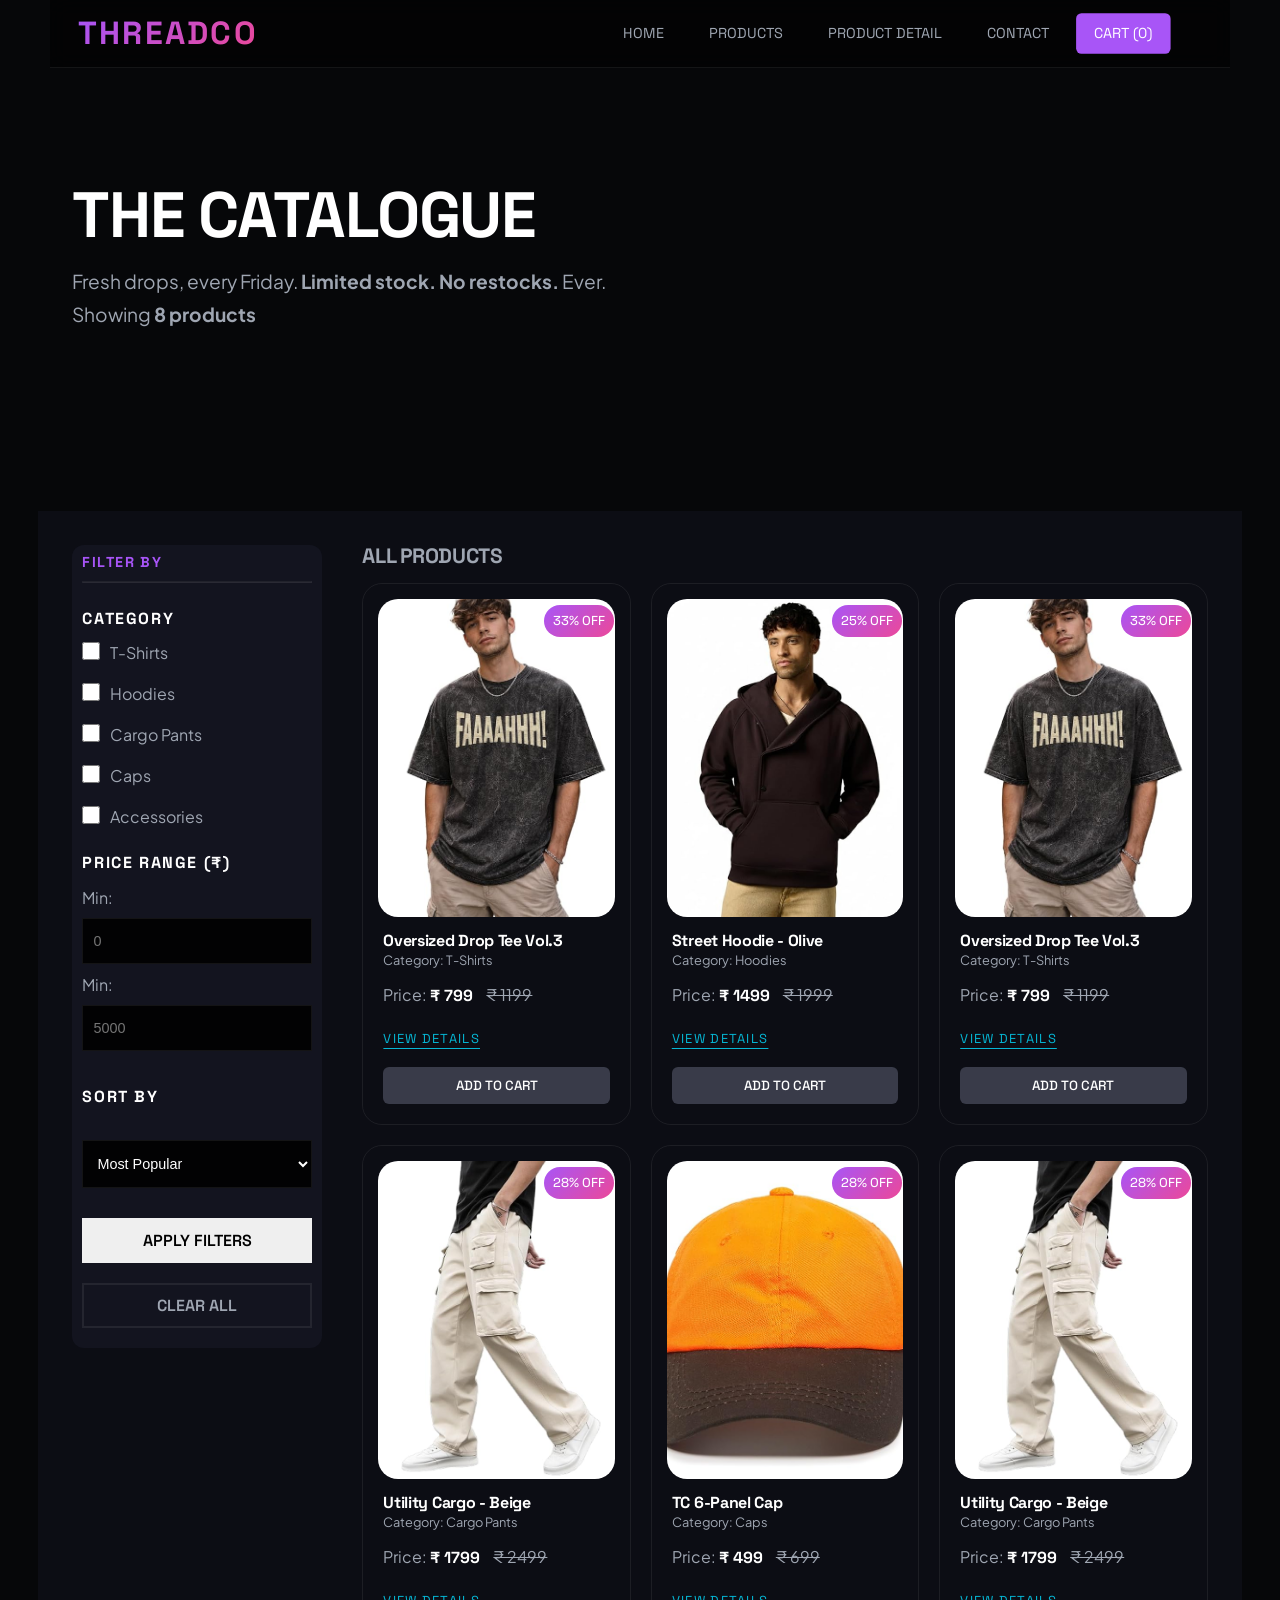
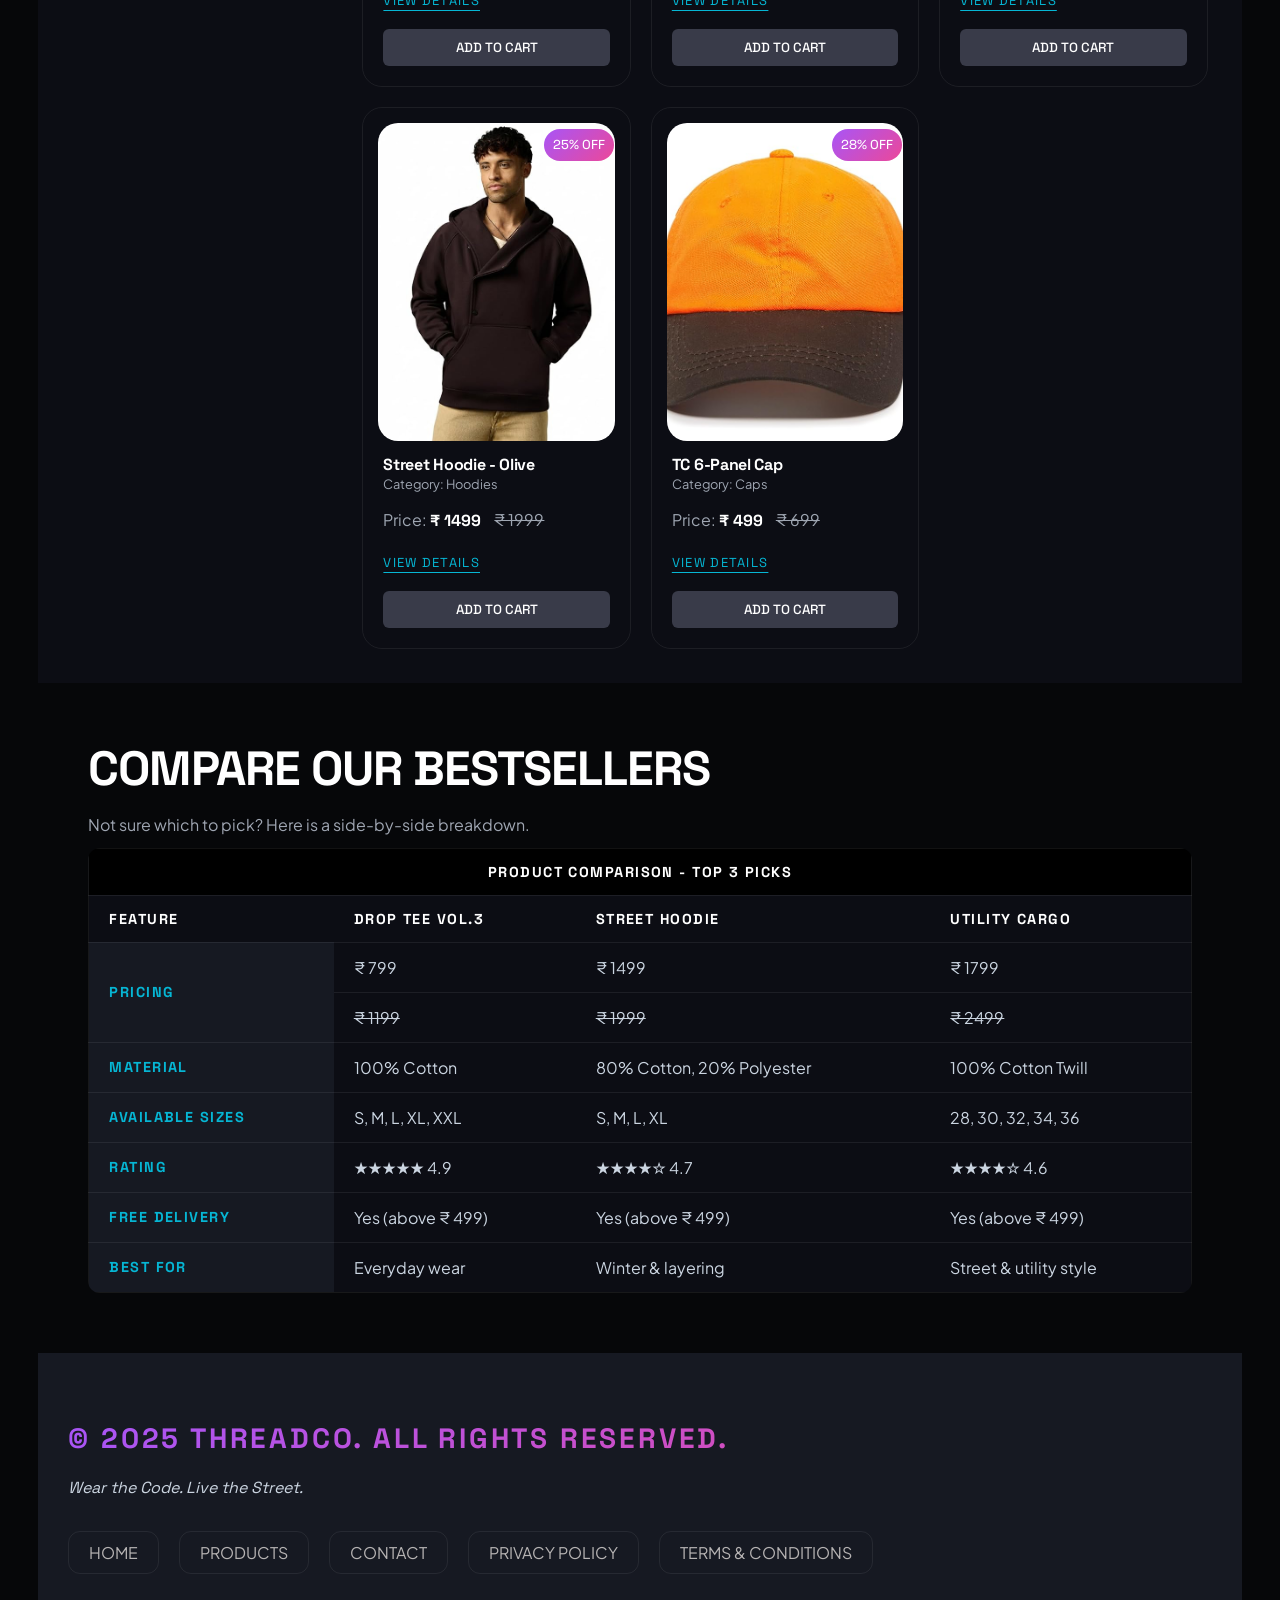
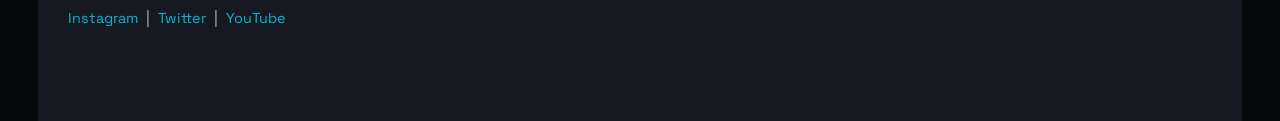
<file: products.html>
<!doctype html>
<html lang="en">
  <head>
    <meta charset="UTF-8" />
    <meta name="viewport" content="width=device-width, initial-scale=1.0" />
    <title>product</title>
    <style>
      table tr th td{
        border: 1px solid ;
        border-collapse: collapse;
      }
    </style>
    <link rel="stylesheet" href="style.css" />
  </head>
  <body>
    <header>
      <h1>ThreadCo</h1>
      <!-- <p><em>Wear the Code. Live the Street.</em></p> -->
      <nav>
        <ul type="disc">
          <li><a href="index.html">Home</a></li>
          <li><a href="products.html">Products</a></li>
          <li><a href="product_detail.html">Product Detail</a></li>
          <li><a href="contact.html">Contact</a></li>
          <li><a href="">Cart (0)</a></li>
        </ul>
      </nav>
    </header>

    <main>
      <section id="catalogue">
        <h2>The Catalogue</h2>
        <p>
          Fresh drops, every Friday. <b>Limited stock. No restocks.</b> Ever.
        </p>
        <p>Showing <b>8 products</b></p>
      </section>

      <div id="combine-layout">
        <section id="side-bar">
          <h2>Filter By</h2>
          <hr>
          <h3>Category</h3>
          <ul type="disc">
            <li>
              <input type="checkbox" id="T-Shirts" />
              <label for="T-Shirts">T-Shirts</label>
            </li>

            <li>
              <input type="checkbox" id="Hoodies" />
              <label for="Hoodies">Hoodies</label>
            </li>

            <li>
              <input type="checkbox" id="Cargo" />
              <label for="Cargo">Cargo Pants</label>
            </li>

            <li>
              <input type="checkbox" id="Caps" />
              <label for="Caps">Caps</label>
            </li>

            <li>
              <input type="checkbox" id="Accessories" />
              <label for="Accessories">Accessories</label>
            </li>
          </ul>
          <h3>Price Range (&#8377;)</h3>

          <label for="min">Min:</label>
          <input type="number" name="min" id="min" placeholder="0" min="0" />
          <label for="max">Min:</label>
          <input type="number" name="max" id="max" placeholder="5000" max="5000"/>


          <h3>Sort By</h3>
          <select name="sort-by" id="sort-by">
            <option value="">Most Popular</option>
            <option value="">Price: Low to High</option>
            <option value="">Price: High to Low</option>
            <option value="">Newest First</option>
          </select>
          <button>Apply Filters</button>
          <button>Clear All</button>
        </section>
        <section id="products">
          <h2>All Products</h2>
          <div class="grid items">
            <article>
              <figure>
                <img src="image/product 1.jpg" alt="" />
                <figcaption>Oversized Drop Tee Vol.3</figcaption>
              </figure>
              <h3>Oversized Drop Tee Vol.3</h3>
              <p>Category: T-Shirts</p>
              <p>Price: <b>&#8377; 799</b> <strike>&#8377; 1199</strike></p>
              <p><mark>33% OFF</mark></p>
              <a href="">View Details</a>
              <button type="button">Add to cart</button>
            </article>

            <article>
              <figure>
                <img src="image/product 2.jpg" alt="" />
                <figcaption>Street Hoodie - Olive</figcaption>
              </figure>
              <h3>Street Hoodie - Olive</h3>
              <p>Category: Hoodies</p>
              <p>Price: <b>&#8377; 1499</b> <strike>&#8377; 1999</strike></p>
              <p><mark>25% OFF</mark></p>
              <a href="">View Details</a>
              <button type="button">Add to cart</button>
            </article>

            <article>
              <figure>
                <img src="image/product 1.jpg" alt="" />
                <figcaption>Oversized Drop Tee Vol.3</figcaption>
              </figure>
              <h3>Oversized Drop Tee Vol.3</h3>
              <p>Category: T-Shirts</p>
              <p>Price: <b>&#8377; 799</b> <strike>&#8377; 1199</strike></p>
              <p><mark>33% OFF</mark></p>
              <a href="">View Details</a>
              <button type="button">Add to cart</button>
            </article>

            <article>
              <figure>
                <img src="image/product 3.jpg" alt="" />
                <figcaption>Utility Cargo - Beige</figcaption>
              </figure>
              <h3>Utility Cargo - Beige</h3>
              <p>Category: Cargo Pants</p>
              <p>Price: <b>&#8377; 1799</b> <strike>&#8377; 2499</strike></p>
              <p><mark>28% OFF</mark></p>
              <a href="">View Details</a>
              <button type="button">Add to cart</button>
            </article>

            <article>
              <figure>
                <img src="image/product 4.jpg" alt="" />
                <figcaption>TC 6-Panel Cap</figcaption>
              </figure>
              <h3>TC 6-Panel Cap</h3>
              <p>Category: Caps</p>
              <p>Price: <b>&#8377; 499</b> <strike>&#8377; 699</strike></p>
              <p><mark>28% OFF</mark></p>
              <a href="">View Details</a>
              <button type="button">Add to cart</button>
            </article>

            <article>
              <figure>
                <img src="image/product 3.jpg" alt="" />
                <figcaption>Utility Cargo - Beige</figcaption>
              </figure>
              <h3>Utility Cargo - Beige</h3>
              <p>Category: Cargo Pants</p>
              <p>Price: <b>&#8377; 1799</b> <strike>&#8377; 2499</strike></p>
              <p><mark>28% OFF</mark></p>
              <a href="">View Details</a>
              <button type="button">Add to cart</button>
            </article>

            <article>
              <figure>
                <img src="image/product 2.jpg" alt="" />
                <figcaption>Street Hoodie - Olive</figcaption>
              </figure>
              <h3>Street Hoodie - Olive</h3>
              <p>Category: Hoodies</p>
              <p>Price: <b>&#8377; 1499</b> <strike>&#8377; 1999</strike></p>
              <p><mark>25% OFF</mark></p>
              <a href="">View Details</a>
              <button type="button">Add to cart</button>
            </article>

            <article>
              <figure>
                <img src="image/product 4.jpg" alt="" />
                <figcaption>TC 6-Panel Cap</figcaption>
              </figure>
              <h3>TC 6-Panel Cap</h3>
              <p>Category: Caps</p>
              <p>Price: <b>&#8377; 499</b> <strike>&#8377; 699</strike></p>
              <p><mark>28% OFF</mark></p>
              <a href="">View Details</a>
              <button type="button">Add to cart</button>
            </article>
          </div>
        </section>
      </div>

      <section id="bestsellers" class="sellers">
        <h2>Compare Our Bestsellers</h2>
        <p>Not sure which to pick? Here is a side-by-side breakdown.</p>
        <table>
          <tr>
            <th colspan="4">Product Comparison - Top 3 Picks</th>
          </tr>
          <tr>
            <th>Feature</th>
            <th>Drop Tee Vol.3</th>
            <th>Street Hoodie</th>
            <th>Utility Cargo</th>
          </tr>
          <tr>
            <th rowspan="2">Pricing</th>
            <td>&#8377; 799</td>
            <td>&#8377; 1499</td>
            <td>&#8377; 1799</td>
          </tr>
          <tr>
            <td><s>&#8377; 1199</s></td>
            <td><s>&#8377; 1999</s></td>
            <td><s>&#8377; 2499</s></td>
          </tr>
          <tr>
            <th>Material</th>
            <td>100% Cotton</td>
            <td>80% Cotton, 20% Polyester</td>
            <td>100% Cotton Twill</td>
          </tr>
          <tr>
            <th>Available Sizes</th>
            <td>S, M, L, XL, XXL</td>
            <td>S, M, L, XL</td>
            <td>28, 30, 32, 34, 36</td>
          </tr>
          <tr>
            <th>Rating</th>
            <td>&#9733;&#9733;&#9733;&#9733;&#9733; 4.9</td>
            <td>&#9733;&#9733;&#9733;&#9733;&#9734; 4.7</td>
            <td>&#9733;&#9733;&#9733;&#9733;&#9734; 4.6</td>
          </tr>
          <tr>
            <th>Free Delivery</th>
            <td>Yes (above &#8377; 499)</td>
            <td>Yes (above &#8377; 499)</td>
            <td>Yes (above &#8377; 499)</td>
          </tr>
          <tr>
            <th>Best For</th>
            <td>Everyday wear</td>
            <td>Winter & layering</td>
            <td>Street & utility style</td>
          </tr>
        </table>
      </section>
    </main>

    <footer>
      <h3>&copy; 2025 ThreadCo. All rights reserved.</h3>
      <p><em>Wear the Code. Live the Street.</em></p>
      <nav>
        <ul type="disc">
          <li><a href="">Home</a></li>
          <li><a href="">products</a></li>
          <li><a href="">Contact</a></li>
          <li><a href="">Privacy Policy</a></li>
          <li><a href="">Terms & Conditions</a></li>
        </ul>
      </nav>
      <p>
        <a href="">Instagram</a>&nbsp; | &nbsp;<a href="">Twitter</a>&nbsp; |
        &nbsp;<a href="">YouTube</a>
      </p>
    </footer>
  </body>
</html>
</file>
<file: style.css>
@import url('https://fonts.googleapis.com/css2?family=Plus+Jakarta+Sans:wght@300;400;500;600;700;800&family=Space+Grotesk:wght@400;500;600;700;800&display=swap');


*{
    box-sizing: border-box;
    padding: 0;
    margin: 0;
}



:root { /*using this we can change whole web site color */
 /* Brand Theme Colors */
 --color-primary:        #a855f7;
 --color-primary-glow:   rgba(168, 85, 247, 0.25);
 --color-secondary:      #ec4899;
 --color-secondary-glow: rgba(236, 72, 153, 0.25);
 --color-accent:         #06b6d4;


 /* Base & Layout Backgrounds */
 --color-bg-base:        #060709;
 --color-bg-section:     #0c0d14;
 --color-bg-footer:      #161922;
 --color-surface:        #11131a;
 --color-surface-muted:  #1e212f;


 /* Borders */
 --color-border:         rgba(255, 255, 255, 0.07);


 /* Typography Text Colors */
 --white:                #ffffff;
 --color-text-body:      #cbd5e1;
 --color-text-muted:     #9fa6b2;
  --font-display: 'Space Grotesk', sans-serif;
 --font-body:    'Plus Jakarta Sans', sans-serif;
 --radius-sm:  6px;
 --radius-md:  12px;
 --radius-lg:  20px;
 --shadow-sm:  0 4px 12px rgba(0,0,0,0.5);
 --shadow-md:  0 12px 36px rgba(0,0,0,0.7);
 --shadow-lg:  0 24px 64px rgba(0,0,0,0.9);
  --gradient-accent: linear-gradient(135deg, var(--color-primary) 0%, var(--color-secondary) 100%);
 --gradient-secondary: linear-gradient(135deg, var(--color-accent) 0%, #3b82f6 100%);
}


html{
    font-size: 16px;
}

 h1, h2, h3, h4, h5, h6 {
 font-family: var(--font-display);
 font-weight: 700;
 line-height: 1.1;
 letter-spacing: -0.02em;
 color: var(--white);
}


h1 { font-size: clamp(2.4rem, 6vw, 5rem); }
h2 { font-size: clamp(1.8rem, 4vw, 3rem); }
h3 { font-size: clamp(1.2rem, 2.5vw, 1.75rem); }
h4 { font-size: 1.125rem; font-weight: 600; }
p  { font-size: 1rem; line-height: 1.7; color: var(--color-text-muted); }


small { font-size: 0.8rem; color: var(--color-text-muted); }
strong { color: var(--white); font-weight: 600; }
em { color: var(--color-text-body); } 

/* doing all changes that we dont want as universal */

/* we dont want any point so we remove from all we use this as universal */
ul{
    list-style: none;
}

/* we dont under line in nav bar and color  */
a{
    /* color: inherit; */
    color: black;
    text-decoration: none;
}


/* Index file:- */
/* start from here */
body{
    background-color: var(--color-bg-base);
    /* padding: 0 50px; */
    padding-left: clamp(20px,3vw,40px);
    padding-right: clamp(20px,3vw,40px);
    opacity: 1;
}

/* header  section*/
header{
    position: fixed;
    background-color: rgba(0,0,0,0.5);
    backdrop-filter: blur(10px);
    -webkit-backdrop-filter: blur(10px);  /*work for every browser using webkit(web kit is rendering old process) */
    display: flex;
    border-bottom:1px solid var(--color-border);
    left: 50px;
    right: 50px; 
    justify-content: space-between;
    align-items: center;
    padding: 16px 28px;
    text-transform: uppercase;
    z-index: 10;
}

header nav ul{
    display: flex;
    gap: 10px;
    transform: scale(0.9);
    flex-wrap: wrap;
    justify-content: center;
}

header h1{
    font-size: 2rem;
    letter-spacing: 0.07em;
    /* background-color: var(--gradient-accent); */
    background: var(--gradient-accent);
    background-clip: text;
    /* -webkit-background-clip: text; u can use this for old browsers so that works webkit present for all */
    color: transparent;
    /* -webkit-text-fill-color: transparent; */
}

header nav a{
    /* display: inline-block; */
    text-wrap: nowrap;
    font-family: var(--font-display);
    color: var(--color-text-muted);
    padding: 12px 20px;
    border-radius: var(--radius-sm);
    font-weight: 600px;
   
}

header nav a:hover{
    background-color: #2121219f;
    color: var(--white);
}


/* for cart */
header nav li:last-child a{
    background-color: var(--color-primary);
    color: var(--white);
}
header nav li:last-child a:hover{
    background-color: var(--color-secondary);
}


/* main section */
main{
     padding-top: 80px 0;
}


/* section 1 */
#hero{
    min-height: 88vh;
    display: flex;
    justify-content: space-between;
    align-items: center;
    flex:1 ;
    margin-bottom:90px;
    padding-top:100px;
    overflow: hidden;
}

.lefthero{
    display: flex;
    flex-direction: column;
    gap: 10px;
    max-width: 690px;
    transform: scale(0.9); /*using this we dec whole size of any section or div */
    flex-shrink: 1;
}

.lefthero h2{
    /* font-size: 5rem; */
    font-size: clamp(2rem,6vw,5rem);
    text-transform: uppercase;
}
#gradient-text{
    background: var(--gradient-accent);
    background-clip: text;
    color: transparent;
}

#hero p{
    /* font-size: 1.5rem; */
    font-size: clamp(1rem,2vw,1.8rem);
    font-family: var(--font-body);

}

#cta{
    display: flex;
    gap: 20px;
    margin: 20px 0;
  
}

#cta a{
    color: #f5f8f8;
    font-size: 1.1rem;
    padding: 15px 47px;
    border-radius: var(--radius-sm);
    text-transform: uppercase;
    font-family: var(--font-display);
}
.btn1{
    background: var(--gradient-accent);
    display: flex;
    justify-content: center;
    align-items: center;  
}
.btn1:hover {
    box-shadow: 0 10px 20px rgba(223, 71, 190, 0.506);
    background: linear-gradient(135deg, #ad62f3 0%,  #f25aa6 100%);
}
.btn2{
    border: 2px solid rgba(77, 76, 76, 0.471);
}
.btn2:hover {
    background: rgba(255, 255, 255, 0.07);
    border: 2px solid var(--white);
}

.righthero{
    flex: 1;
    display: flex;
    justify-content: center;
    align-items: center;
    position: relative;

    min-width: 220px;
    position: relative;
    object-fit: cover;

}

.righthero img{
    max-width: 320px;
    height: auto;
    aspect-ratio: 3/4;
    border-radius: var(--radius-lg);
    z-index: 1;
    box-shadow: var(--shadow-lg);
    animation: img-animation 1s  infinite alternate;
    overflow: hidden;
}
.right-hero-img img{
    max-width: 350PX;
    height: auto;
    display: block;
    margin-bottom: 10%;
}
@keyframes  img-animation {
    0%{
        
    }

    100%{
        transform: scale(1) translateY(10px);
    }
}

.righthero img:hover{
    border: 1px solid  var(--color-primary);
    box-shadow: var(--shadow-lg);
}

.glow{
    width: 300px;
    height: 300px;
    border-radius: 50%;
    position: absolute;
    z-index: -1;
    filter: blur(20px);
    opacity: 1;
}

.ob1{
    top: 4%;
    left: 18%;
    background-color: var(--color-primary);
}
.ob2{
    bottom: 5%;
    right: 18%;
    background-color: var(--color-secondary);
}
.righthero img:hover{
    background-color: #ad62f3; 
}


/* section 2 */
#week-drop{
    padding: 80px 60px;
    background-color: #0C0D14;
}

#week-drop h2{
    text-transform: uppercase;
}

#week-drop >p{
    margin: 15px 0;
}


.items{
    display: flex;
    flex-wrap: wrap;
    gap: 30px;
    margin-top: 10px;
}

.items article{
    flex: 1 1 260px;
    display: flex;
    flex-direction: column;
    padding: 10px;
    border-radius: var(--radius-lg);
    overflow: hidden;
    border: 1px solid var(--color-border);
}

figcaption{
    display: none;
}
 
figure{
    position: relative; 
    overflow: hidden;
    aspect-ratio: 3/4;
    padding: 5px;
    border-radius: var(--radius-lg);
    overflow: hidden;
} 

figure img{
    width: 100%;
    height: 100%;
    object-fit: cover;
    border-radius: var(--radius-lg);
     transition: all 0.3s linear;
}

article h3{
    padding:  10px 10px 0;
    font-size: 1rem;
}

article p:first-of-type{
    padding: 0 10px;
    font-family: var(--font-body);
    font-size: 0.8rem;
}

article span{
    color: var(--color-primary);
    font-weight: 700;
}

article p:nth-of-type(2){
    padding: 10px 10px;
    font-family: var(--font-body);
}

article p:nth-of-type(2) b{
    font-family: var(--font-display);
    color: white;
}

article p:nth-of-type(2) strike{
   margin: 10px;
}

article{
    position: relative;
    transition: all 0.2s linear;
}
article p:nth-of-type(3) mark{
    color: var(--white);
    font-family: var(--font-display);
    background: var(--gradient-accent);
    border-radius: var(--radius-lg);
    padding: 5px 9px;
    font-weight: 450;
    font-size: 13px;
    position: absolute;
    top: 4%;
    right: 6%;
}

article >a{
    color: var(--color-accent);
    text-decoration: underline;
    text-transform: uppercase;
    font-family: var(--font-display);
    letter-spacing: 0.1em;
    text-underline-offset: 5px;
    padding: 10px 10px;
    font-size: 13px;
}

article >a:hover{
    color: var(--color-secondary);
}

article > button{
    margin: 10px 10px;
    padding: 10px 10px;
    border: none;
    border-radius: var(--radius-sm);
    font-family: var(--font-display);
    text-transform: uppercase;
    font-weight: 500;
}

article > button:hover{
    color: var(--white);
    background: var(--color-primary);
    cursor: pointer;
}

article:hover{
    border: 1px solid var(--color-primary);
    box-shadow: 0 10px 50px var(--color-primary-glow);
    transform: translateY(-10px);
}
article:hover >figure img{
    transform: scale(1.1);
}



/* section 3 */
#bestsellers{
    padding: 60px 50px;
}

.table-scroll{
    overflow-x: auto;
    scrollbar-width: none;
} 

#bestsellers h2{
    text-transform: uppercase;
    margin-bottom: 15px;
}

#bestsellers table{
    color: white;
    width: 100%;
    border-radius: var(--radius-md);
    overflow: hidden;
    border-collapse: collapse;  /* because by default border exist so we have to collapse its border*/
}

th[colspan="5"] {
    background: var(--gradient-accent);
    font-family: var(--font-display);
    text-transform: uppercase;
    letter-spacing: 0.1em;
    font-size: 15px;
    padding:  14px 20px;
    text-align: center;
    color: var(--white);
}

th{
    padding: 14px 20px;
    background: rgba(255, 255, 255, 0.07);
    text-align: left;
    font-family: var(--font-display);
    text-transform: uppercase;
    letter-spacing: 0.1em;
    font-size: 0.9rem;
    color: var(--color-text-muted);
}

td{
    padding: 14px 20px;
    background-color: #0c0d14;
    font-family: var(--font-body);
    color: var(--color-text-body);
    border-top: 1px solid var(--color-border);
}

tr:hover td {
    background:  rgba(255, 255, 255, 0.07);
}

.best table tr:hover td:first-child{
    color: var(--color-secondary);
}



/* section 4 */
/* part 1 */
#whythreadco{
    padding:70px 50px;
    color: #f6f8f8;
}

#whythreadco h2{
    font-family: var(--font-display);
    text-transform: uppercase;
    font-size: 2.5rem;
    padding-bottom: 5px;
    letter-spacing: 0.01em;
}

#whythreadco p{
    font-family: var(--font-body);
    padding-bottom: 5px;
    font-size: 0.84rem;
}

#whythreadco ul{
    display: flex;
    flex-wrap: wrap;
    gap: 10px;
    margin: 40px 0;
}

#whythreadco ul li{
    flex: 1 1 240px;
    background-color: var(--color-surface);
    border: var(--color-border);
    padding: 24px;
    border-radius: var(--radius-md);
    border-left:4px solid var(--color-primary);
}

#whythreadco ul li:hover{
    border-left:4px solid var(--color-secondary);
}

#whythreadco ul li strong{
    display: block;
    font-family: var(--font-display);
    margin-bottom: 10px ;
    font-size: 0.98rem;
}

#whythreadco ul li {
    font-family: var(--font-display);
    color: var(--color-text-muted);
    font-size: 0.8rem;
}

/* part-2 */
#whythreadco dl{
    margin: 10px;
    display: flex;
    flex-wrap: wrap;
    border-top: 1px solid var(--color-border);
    padding: 20px 0;
    gap: 10px;
}

#whythreadco dl section{
    flex: 1 1 270px;
    border:1px solid var(--color-border);
    border-radius: var(--radius-md);
    padding: 10px 0;
}
#whythreadco dl section:hover{
    background-color: #29292a;
    border: 1px solid var(--color-primary);
}


#whythreadco dl section dt{
    color: #06b6d4;
    font-family: var(--font-display);
    text-transform: uppercase;
    padding-bottom: 5px;
}

#whythreadco dl section dd{
    color: var(--color-text-muted);
    font-family: var(--font-body);
    font-size: 0.8rem;
}


/* section 5 */

#getearly {
    padding: 100px 30px;
    background-color: rgba(210, 215, 245, 0.07);
    text-align: center;
}

#getearly h2{
    text-transform: uppercase;
    padding: 10px 0;
}

#getearly p{
    font-family: var(--font-body);
    color: var(--color-text-muted);
    padding-bottom: 40px;
    max-width: 500px;
    margin: auto;
}

#getearly form label{
    display: none;
}

#getearly form{
    display: flex;
    margin: auto;
    border: 1px solid var(--color-border);
    border-radius: var(--radius-sm);
    overflow: hidden;
    max-width: 450px;
}

#getearly input[type="email"]{
   flex: 1;
   padding: 12px 12px;
   color: var(--white);
   font-family: var(--font-body);
   background: transparent;
   background-color: #1f232d;
   font-size: 1rem;
   border: none;
   outline: none;
}

#getearly input[type="email"]::placeholder{
   font-size: 1rem;
   
}

#getearly form button{
    font-family: var(--font-display);
    letter-spacing: 0.2em;
    text-transform: uppercase;
    background: var(--gradient-accent);
    border: none;
    outline: none;
    color: white;
    padding: 12px 12px;
    font-weight: 800;
    flex-wrap: wrap;
}

#getearly small{
    font-family: var(--font-body);
}

.form-button{
    flex-wrap: wrap;
}

/* footer */
footer{
    background-color: var(--color-bg-footer);
    padding: 70px 30px;
}

footer h3{
    text-transform: uppercase;
    background: var(--gradient-accent);
    background-clip: text;
    color: transparent;
    letter-spacing: 0.1em;
}

footer p{
    font-size: 1rem;
    font-family: var(--font-display);
    margin: 20px 0;
}

footer nav ul{
    display: flex;
    gap: 20px;
    margin: 30px 0;
    flex-wrap: wrap;
}

footer nav ul li{
    border: 1px solid var(--color-border);
    border-radius: var(--radius-md);
    text-transform: uppercase;
    padding: 10px 20px;
    font-family: var(--font-body);
}

footer nav ul li a{
   color: rgb(182, 179, 179);
}

footer nav ul li:hover{
   border: 1px solid var(--color-border);
}


footer p:nth-of-type(2) a{
   font-size: 0.9rem;
   margin-top: 12px;
}

footer p a{
   color: var(--color-accent);
}

footer p a:hover{
   color: var(--color-primary);
}



/* products.html file:- */
#catalogue{
    padding: 180px 34px;
}
#catalogue h2{
    text-transform: uppercase;
    font-size: clamp(1.2rem,6vw,4rem);
    padding-bottom: 15px;
}

#catalogue p{
    font-family: var(--font-body);
    font-size: clamp(1rem,1.5vw,3rem);
}

#combine-layout{
    display: grid;
    /* here first column size is fixed and second is variable  */
    grid-template-columns: 250px 1fr;
    background-color: var(--color-bg-section);
    padding: 34px;
    gap: 40px;
    position: relative;
    align-items: start;
}


.grid{
    display: grid;
    grid-template-columns: repeat(auto-fit,minmax(250px,1fr));
    gap: 20px;
}

.grid article button{
   background-color:  #393b49;
   color: white;
}
.grid article button:hover{
   background:  var(--white);
   color: #060709;
}

#products h2{
    text-transform: uppercase;
    color: var(--color-text-muted);
    font-size: 1.3rem;
    padding-bottom: 5px;
}

#side-bar{
    border-radius: var(--radius-md);
    padding: 10px;
    background: #13141f;
    position: sticky;
    top:100px;
    height: auto;
}
#side-bar h2{
    color: var(--color-primary);
    text-transform: uppercase;
    font-size: 0.9rem;
    letter-spacing: 0.1em;
    padding-bottom: 10px;
}

#side-bar hr{
    opacity: 0.1;
    height: 0.5px;
}

#side-bar h3{
    padding: 27px 0 15px;
    text-transform: uppercase;
    font-size: 1rem;
    letter-spacing: 0.1em;
}

#side-bar ul {
    display: flex;
    flex-direction: column;
    gap: 20px;
    color: var(--color-text-muted);
    font-family: var(--font-body);
}

#side-bar ul li {
    display: flex;
    gap: 10px;
}

#side-bar  input[type="checkbox"]{
    /* it is a property to change check box color  */
    accent-color: var(--color-primary);
    width: 18px;
    height: 18px;
    cursor: pointer;
}

#side-bar label{
    cursor: pointer;
    color: var(--color-text-muted);
    font-family: var(--font-body);
}

#side-bar  input[type="number"]{
    width: 100%;
    margin: 10px 0;
    padding: 14px 10px;
    background-color: rgba(0,0,0,0.9);
    border: 1px solid var(--color-border);
    border-radius: var(--shadow-sm);
    color: white;
    outline: none;
    font-size: 0.9rem;
}

#side-bar  input[type="number"]:focus{
    border-color: var(--color-primary);
}

#side-bar select{
    width: 100%;
    margin: 20px 0;
    padding: 14px 10px;
    background-color: rgba(0,0,0,0.9);
    border: 1px solid var(--color-border);
    border-radius: var(--shadow-sm);
    color: white;
    outline: none;
    font-size: 0.9rem;
}

#side-bar button{
    width: 100%;
    margin: 10px 0;
    padding: 10px 10px;
    border: 2px solid var(--color-border);
    border-radius: var(--shadow-lg);
    font-size: 1rem;
    font-weight: 600;
    text-transform: uppercase;
    font-family: var(--font-display);
    cursor: pointer;
}

#side-bar button:nth-of-type(2){
    background-color: transparent;
    color: var(--color-text-muted);
}

#side-bar button:nth-of-type(1):hover{
   background-color: var(--color-primary);
   color: white;
}

#side-bar button:nth-of-type(2):hover{
   background-color: #6e717d87;
   color: white;
}


/* best sellers section */
.sellers p{
    font-family: var(--font-body);
    font-size: 1rem;
    margin-bottom: 10px;
}

.sellers table tr:first-child th{
    text-align: center;
    background-color: black;
    color: var(--white);
}

.sellers table tr:nth-of-type(2) th{
    background-color: var(--color-bg-section);
    color: var(--white);
}

.sellers table tr th{
    background-color: var(--color-bg-footer);
    color: var(--color-accent);
}

.sellers table tr th, .sellers table tr td{
   border: none;
}
.sellers table tr {
   border: 1px solid var(--color-border);
}




/* responsiveness */
@media (max-width : 1200px){
    header{
       left: 0px;
       right: 0px;
    }

    #hero{
        flex-direction: column;
        text-align: center;
    }
    .lefthero {
        justify-content: center;
        align-items: center;
    }
}

/* for ankit laptop */
@media(min-width : 920px) and (max-width : 1300px){
    .items{
        flex-wrap: nowrap;
    }
}

@media (max-width : 922px){
    header{
        flex-direction: column;
        gap: 10px;
    }
    header nav a{
        padding: 6px 10px;
        font-size: 0.9rem;
    }
    #hero{
        padding-top: 0%;
    }

}

@media (min-width: 769px) and (max-width: 923px) {
      #hero{
        padding-top: 13.5%;
      }

}

@media (max-width : 768px){
    header{
        position: static;
    }
    main{
        padding-top: 0;
    }

    #bestsellers{
    padding: 30px 10px;
   }

   #combine-layout{
    display: flex;
    flex-direction: column;
   }

   #side-bar{
    position: static;
    width: 100%;
   }

    
} 


@media (max-width : 480px){
    header{
        padding: 20px 15px;
    }

    #cta{
        flex-direction: column;
    }

    #getearly form{
        flex-direction: column;
   }

   #week-drop{
    padding: 40px 10px;
   }
   #getearly {
        padding: 60px 30px;
    }
    body{
        padding: 0;
    }

    #whythreadco{
    padding-left:10px;
    }

}
</file>
